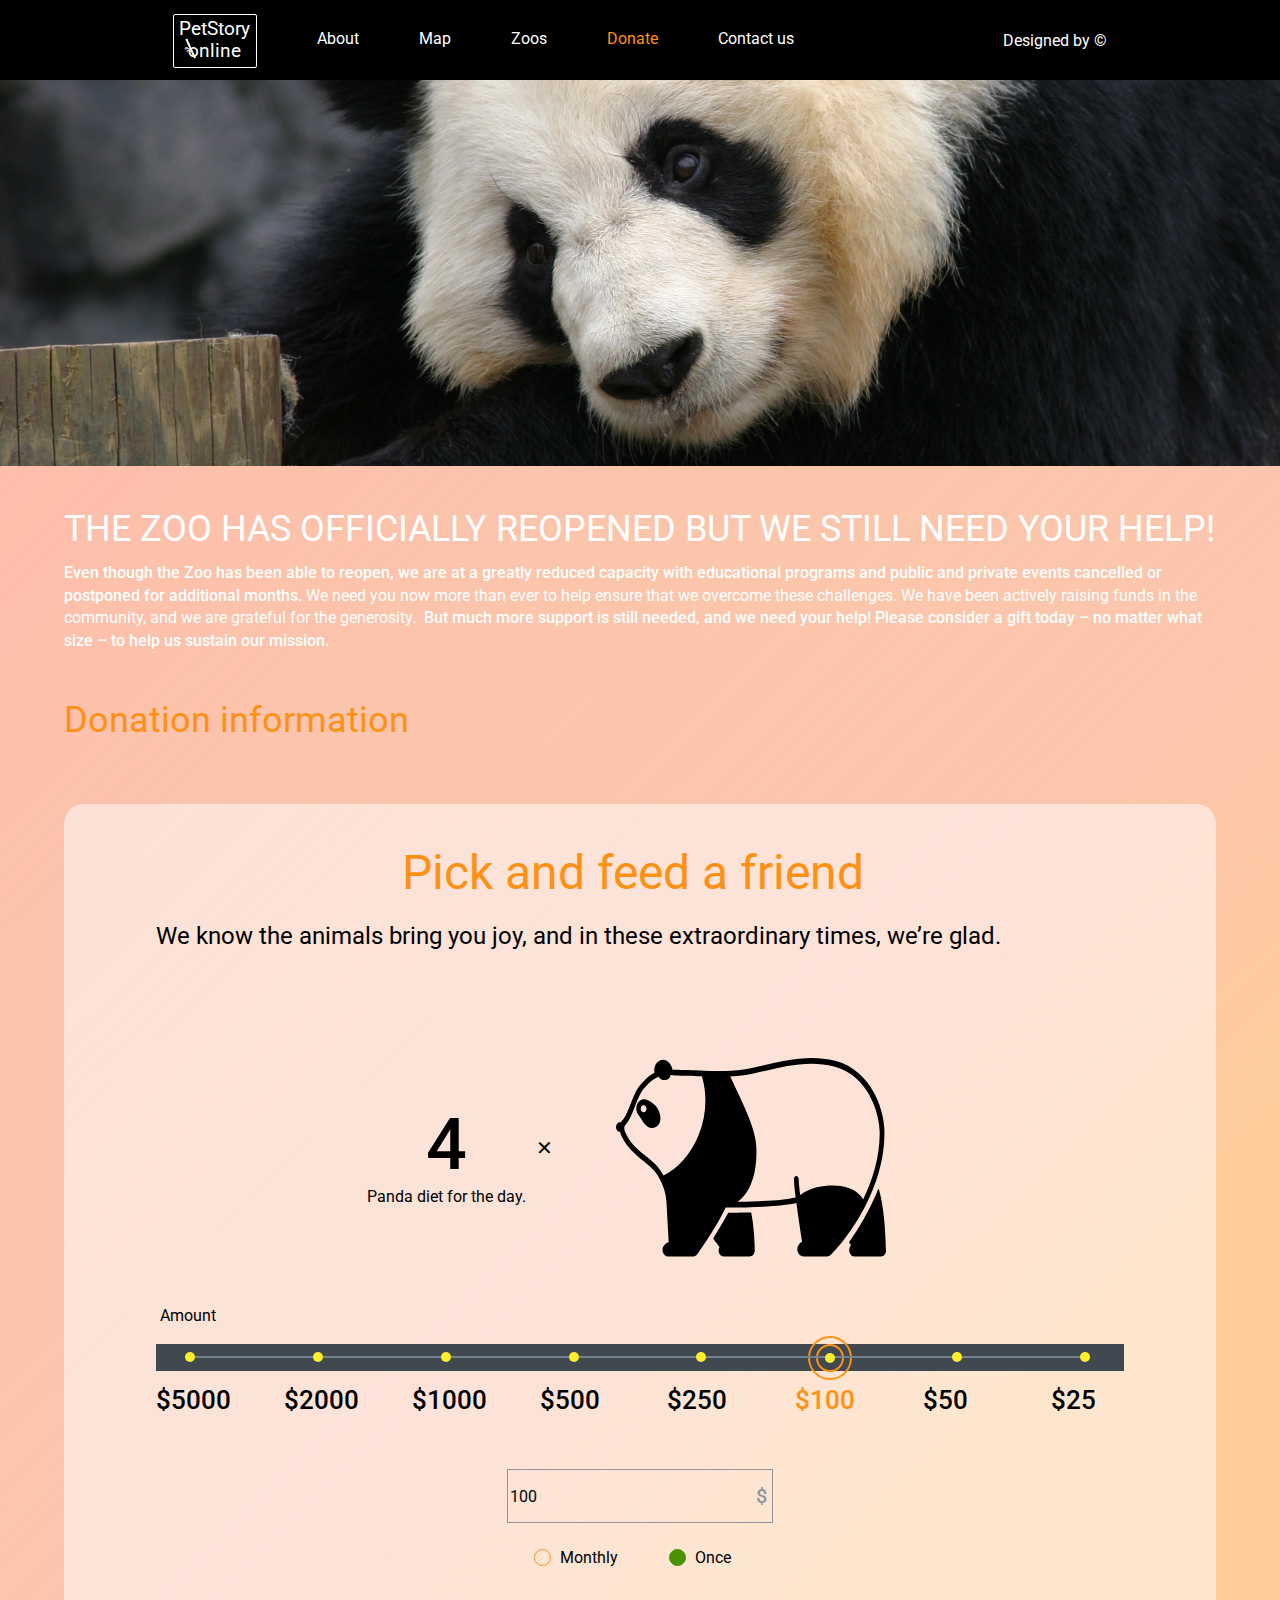
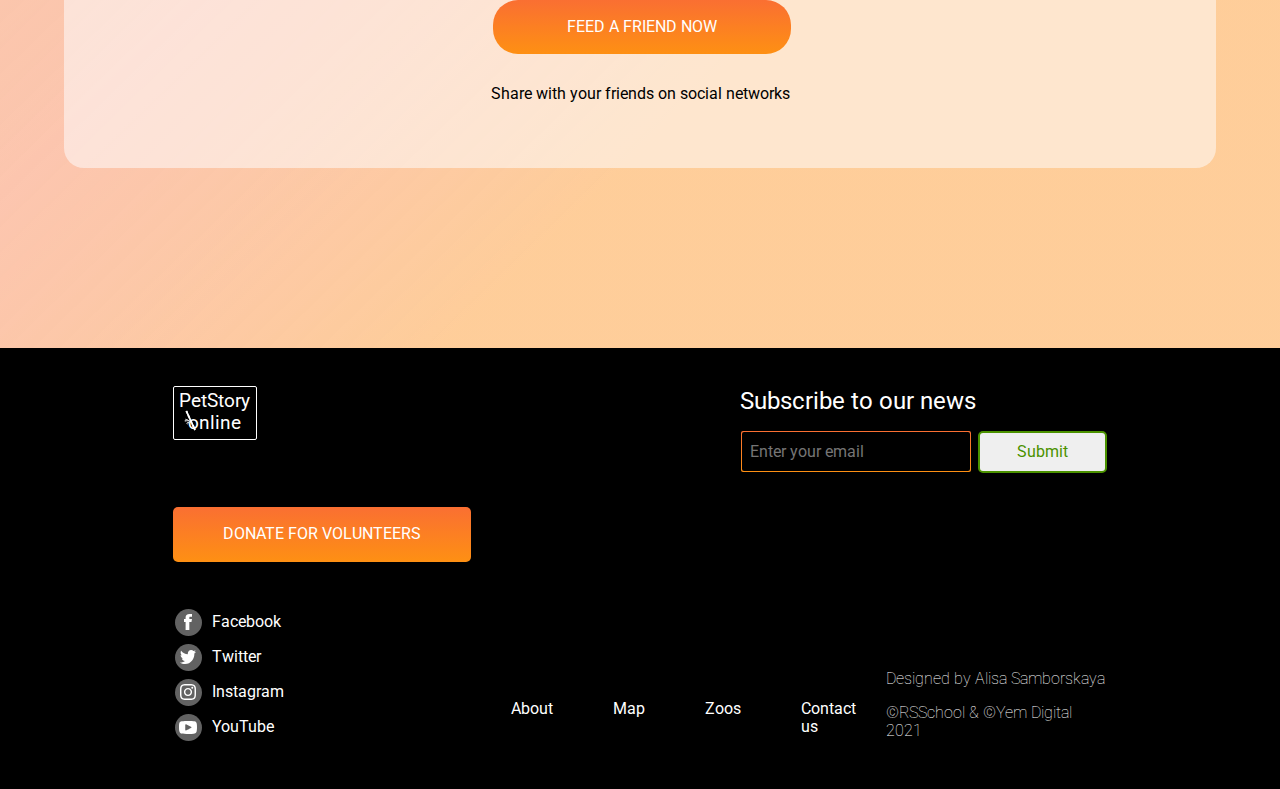
<file: pages/donate/index.html>
<!DOCTYPE html>
<html lang="en">
  <head>
    <meta charset="UTF-8" />
    <meta http-equiv="X-UA-Compatible" content="IE=edge" />
    <meta name="viewport" content="width=device-width, initial-scale=1.0" />
    <link
      href="https://fonts.googleapis.com/css2?family=Roboto:wght@300;400;500;700&display=swap"
      rel="stylesheet"
    />
    <link rel="stylesheet" href="../../assets/styles/normalize.css" />
    <link rel="stylesheet" href="style.css" />
    <link rel="stylesheet" href="style1000.css" />
    <link rel="stylesheet" href="style640.css" />
    <link rel="stylesheet" href="style320.css" />
    <link rel="icon" type="image/x-icon" href="../../assets/icons/favicon.ico" />
    <title>Donate</title>
  </head>

  <body>
    <header class="header">
      <h1 class="header__headering">PetStory Online</h1>
      <div class="header__wrapper">
        <div class="header__left__wrapper">
          <a href="../main">
            <div class="logo__wrapper">
              <p class="logo__text">PetStory online</p>
              <img class="logo__bamboo" src="../../assets/icons/bamboo.svg" alt="" />
            </div>
          </a>
          <nav class="header__nav">
            <ul class="nav__list">
              <li><a class="header__nav__list__item" href="../main/">About</a></li>
              <li><a class="header__nav__list__item" href="#map">Map</a></li>
              <li><a class="header__nav__list__item" href="#zoos">Zoos</a></li>
              <li>
                <a class="header__nav__list__item header__nav__list__item__donate" href="../donate/"
                  >Donate</a
                >
              </li>
              <li><a class="header__nav__list__item" href="#contactUs">Contact us</a></li>
            </ul>
            <img
              class="nav__burger__menu"
              src="../../assets/icons/menu_burger_icon.svg"
              alt="burger-menu"
            />
          </nav>
        </div>
        <a
          class="header__designed-by"
          href="https://www.figma.com/file/ypzT9idgAILaSRVRmDAJxn/online-zoo-3-weeks?node-id=0%3A1"
          target="_blank"
          >Designed by &copy;</a
        >
      </div>
      <div class="nav__burger__menu__overlay">
        <div class="nav__burger__menu__wrapper">
          <button class="nav__burger__menu__close-button">
            <img src="../../assets/icons/close_icon.svg" alt="close popup" />
          </button>
          <a href="../main">
            <div class="logo__wrapper  burger__logo__wrapper">
              <p class="logo__text">PetStory online</p>
              <img class="logo__bamboo" src="../../assets/icons/bamboo.svg" alt="" />
            </div>
          </a>
          <ul class="nav__list_burger">
            <li>
              <a class="header__nav__list__item_burger" href="../main">About</a>
            </li>
            <li><a class="header__nav__list__item_burger" href="#map">Map</a></li>
            <li><a class="header__nav__list__item_burger" href="#zoos">Zoos</a></li>
            <li><a class="header__nav__list__item_burger" href="../donate/">Donate</a></li>
            <li><a class="header__nav__list__item_burger" href="#contactUs">Contact us</a></li>
            <li>
              <a
                class="header__designed-by_burger"
                href="https://www.figma.com/file/ypzT9idgAILaSRVRmDAJxn/online-zoo-3-weeks?node-id=0%3A1"
                target="_blank"
                >Designed by &copy;</a
              >
            </li>
          </ul>
        </div>
      </div>

    </header>
    <main>
      <section class="panda-photo"></section>
      <section class="feed">
        <div class="feed__wrapper">
          <h3 class="feed__title">The zoo has officially reopened but we still need your help!</h3>
          <p class="feed__text">
            Even though the Zoo has been able to reopen, we are at a greatly reduced capacity with
            educational programs and public and private events cancelled or postponed for additional
            months.
            <span
              >We need you now more than ever to help ensure that we overcome these challenges. We
              have been actively raising funds in the community, and we are grateful for the
              generosity.&nbsp;</span
            >&nbsp;But much more support is still needed, and we need your help! Please consider a
            gift today – no matter what size – to help us sustain our mission.
          </p>
          <h3 class="feed__subtitle">Donation information</h3>
          <div class="feed__down__wrapper">
            <h2 class="feed__down__title">Pick and feed a friend</h2>
            <h4 class="feed__down__subtitle">
              We know the animals bring you joy, and in these extraordinary times, we’re glad.
            </h4>
            <div class="feed__down__panda__wrapper">
              <div class="feed__down__panda__left__with-multiply__wrapper">
                <div class="feed__down__panda__left__wrapper">
                  <p class="feed__down__panda__amount">4</p>
                  <p class="feed__down__panda__text">Panda diet for the day.</p>
                </div>
                <p class="feed__down__panda__multiply">&#10005;</p>
              </div>
              <img
                class="feed__down__panda__right"
                src="../../assets/icons/panda_widget1.svg"
                alt="panda"
              />
            </div>
            <p class="feed__down__radio__title">Amount</p>
            <div class="feed__down__radio__wrapper">
              <label class="feed__down__radio__item__wrapper"
                >$5000
                <input
                  class="radio__item__input"
                  type="radio"
                  name="amount"
                  id="5000"
                  value="5000"
                />
                <span class="radio__item__checkmark__wrapper"
                  ><span class="radio__item__checkmark"></span
                ></span>
              </label>
              <label class="feed__down__radio__item__wrapper">
                $2000
                <input
                  class="radio__item__input"
                  type="radio"
                  name="amount"
                  id="2000"
                  value="2000"
                />
                <span class="radio__item__checkmark__wrapper"
                  ><span class="radio__item__checkmark"></span
                ></span>
              </label>
              <label class="feed__down__radio__item__wrapper"
                >$1000
                <input
                  class="radio__item__input"
                  type="radio"
                  name="amount"
                  id="1000"
                  value="1000"
                />
                <span class="radio__item__checkmark__wrapper"
                  ><span class="radio__item__checkmark"></span
                ></span>
              </label>
              <label class="feed__down__radio__item__wrapper"
                >$500
                <input class="radio__item__input" type="radio" name="amount" id="500" value="500" />
                <span class="radio__item__checkmark__wrapper"
                  ><span class="radio__item__checkmark"></span
                ></span>
              </label>
              <label class="feed__down__radio__item__wrapper"
                >$250
                <input class="radio__item__input" type="radio" name="amount" id="250" value="250" />
                <span class="radio__item__checkmark__wrapper"
                  ><span class="radio__item__checkmark"></span
                ></span>
              </label>
              <label class="feed__down__radio__item__wrapper amount-label_active"
                >$100
                <input
                  class="radio__item__input"
                  type="radio"
                  name="amount"
                  id="100"
                  value="100"
                  checked
                />
                <span class="radio__item__checkmark__wrapper"
                  ><span class="radio__item__checkmark"></span
                ></span>
              </label>
              <label class="feed__down__radio__item__wrapper"
                >$50
                <input class="radio__item__input" type="radio" name="amount" id="50" value="50" />
                <span class="radio__item__checkmark__wrapper"
                  ><span class="radio__item__checkmark"></span
                ></span>
              </label>
              <label class="feed__down__radio__item__wrapper"
                >$25
                <input class="radio__item__input" type="radio" name="amount" id="25" value="25" />
                <span class="radio__item__checkmark__wrapper"
                  ><span class="radio__item__checkmark"></span
                ></span>
              </label>
            </div>
            <div class="feed__amount__inputs__wrapper">
              <input
                id="feed__amount__input__number"
                class="feed__amount__input__number"
                type="number"
                placeholder="Another amount"
                min="1"
                max="9999"
                value="100"
                required
              />
              <span class="feed__amount__input__sign">$</span>
              <div class="period__inputs__wrapper">
                <label class="period__input__wrapper"
                  >Monthly
                  <input type="radio" value="monthly" name="period" />
                  <span class="period__input__checkmark"></span
                ></label>
                <label class="period__input__wrapper"
                  >Once
                  <input type="radio" value="once" name="period" checked />
                  <span class="period__input__checkmark"></span
                ></label>
              </div>
              <div class="feed__button__wrapper">
                <a type="button" class="button feed__button" href="../donate">Feed a friend now</a>
              </div>
              <p class="feed__bottom__text">Share with your friends on social networks</p>
            </div>
          </div>
        </div>
      </section>
    </main>
    <footer class="footer">
      <div class="footer__wrapper">
        <div class="footer__top__wrapper">
          <a href="../main">
            <div class="logo__wrapper">
              <p class="logo__text">PetStory online</p>
              <img class="logo__bamboo" src="../../assets/icons/bamboo.svg" alt="" />
            </div>
          </a>
          <div class="footer__subscription__wrapper">
            <h4 class="footer__subscription__title">Subscribe to our news</h4>
            <div class="footer__email__wrapper">
              <input class="footer__email" type="email" placeholder="Enter your email" required />
            </div>
            <button class="footer__button__submit">Submit</button>
          </div>
        </div>
        <div class="footer__bottom__wrapper">
          <div class="footer__bottom__left__wrapper">
            <a href="../donate/" class="button footer__bottom__button">Donate for volunteers</a>
            <div class="footer__social__wrapper">
              <a
                class="footer__social__item__button"
                href="https://www.facebook.com/"
                target="_blank"
              >
                <div class="footer__social__item__icon facebook-icon"></div>
                <div class="footer__social__item__name">Facebook</div>
              </a>
              <a class="footer__social__item__button" href="https://twitter.com/" target="_blank">
                <div class="footer__social__item__icon twitter-icon"></div>
                <div class="footer__social__item__name">Twitter</div>
              </a>
              <a
                class="footer__social__item__button"
                href="https://www.instagram.com/"
                target="_blank"
              >
                <div class="footer__social__item__icon instagram-icon"></div>
                <div class="footer__social__item__name">Instagram</div>
              </a>
              <a
                class="footer__social__item__button"
                href="https://www.youtube.com/"
                target="_blank"
              >
                <div class="footer__social__item__icon youtube-icon"></div>
                <div class="footer__social__item__name">YouTube</div>
              </a>
            </div>
          </div>
          <nav class="footer__nav">
            <ul class="nav__list">
              <li><a class="footer__nav__list__item" href="../main">About</a></li>
              <li><a class="footer__nav__list__item" href="#map">Map</a></li>
              <li><a class="footer__nav__list__item" href="#zoos">Zoos</a></li>
              <li><a class="footer__nav__list__item" href="#contactUs">Contact us</a></li>
            </ul>
          </nav>
          <div class="footer__designed__wrapper">
            <p>Designed by Alisa Samborskaya</p>
            <p>©RSSchool & ©Yem Digital 2021</p>
          </div>
        </div>
      </div>
    </footer>
    <script src="./js/amountPanel.js"></script>
    <script src="../main/js/burgerMenu.js"></script>
  </body>
</html>
</file>
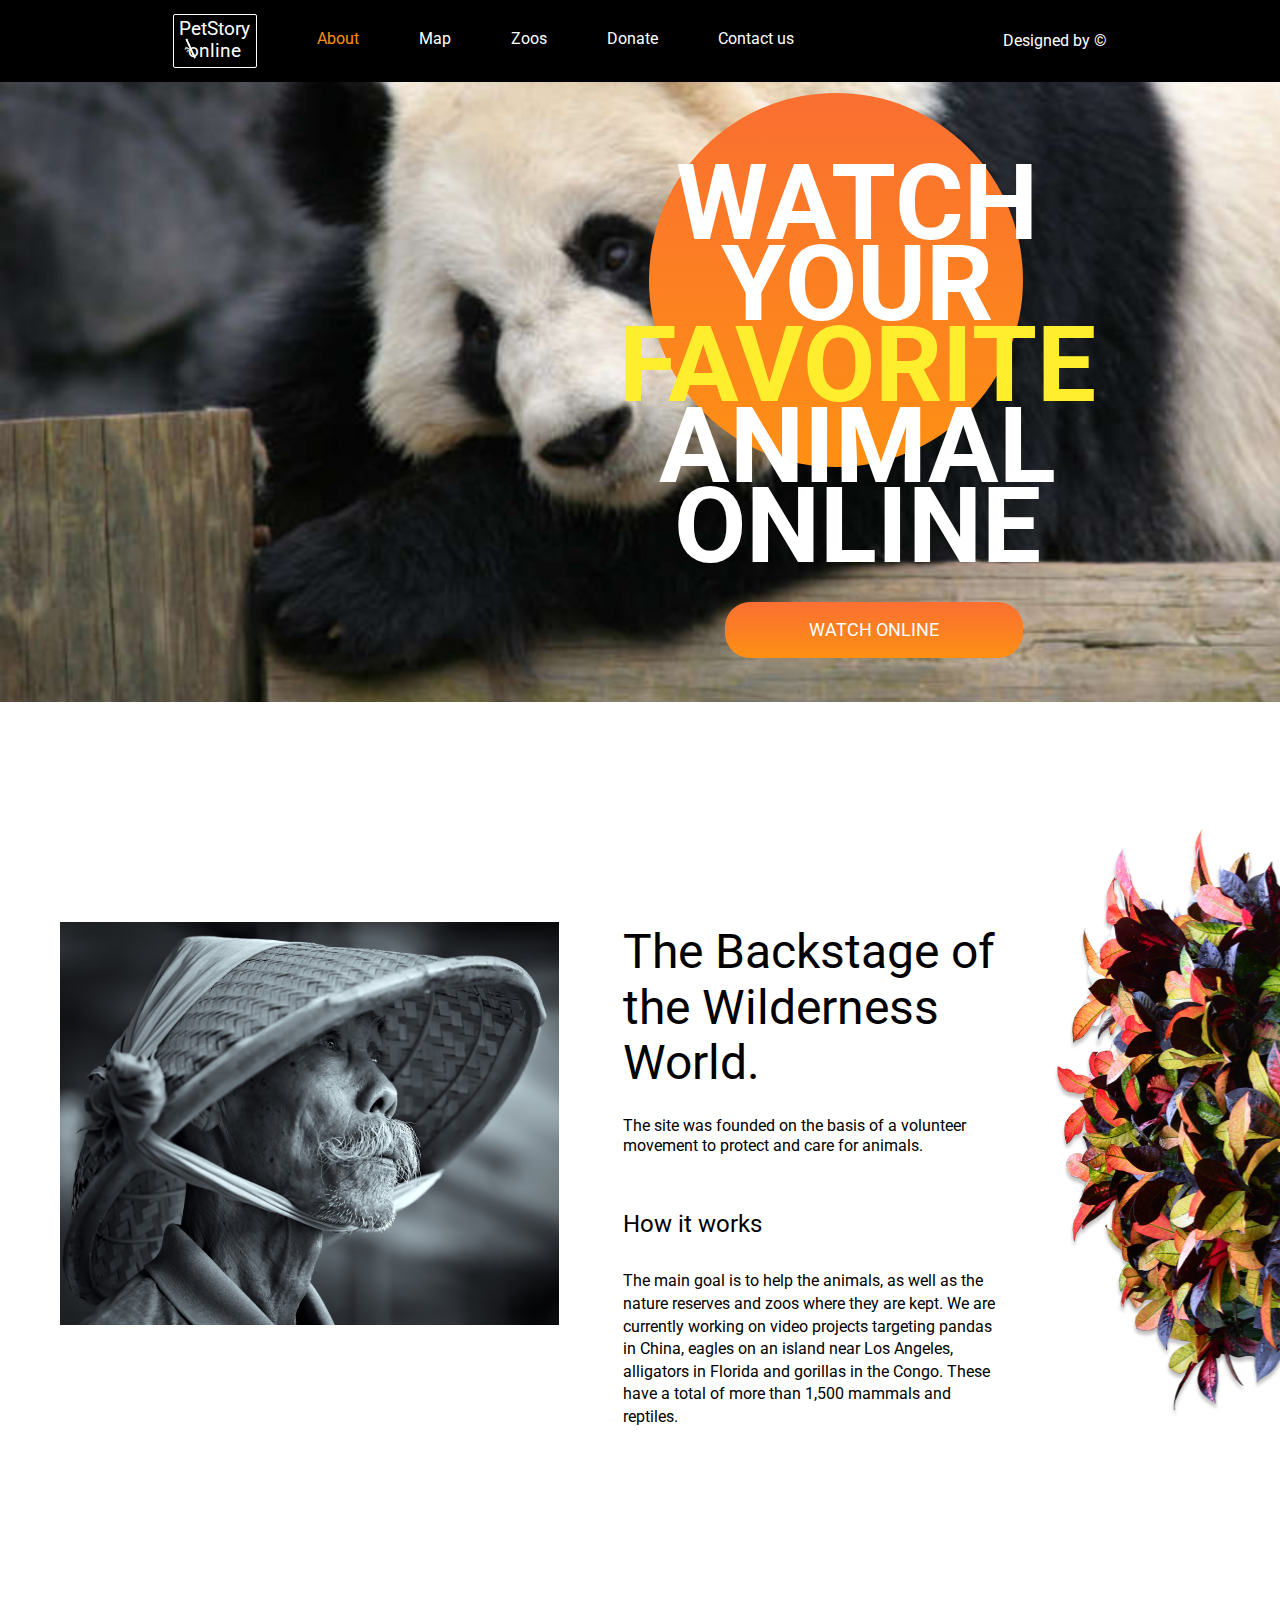
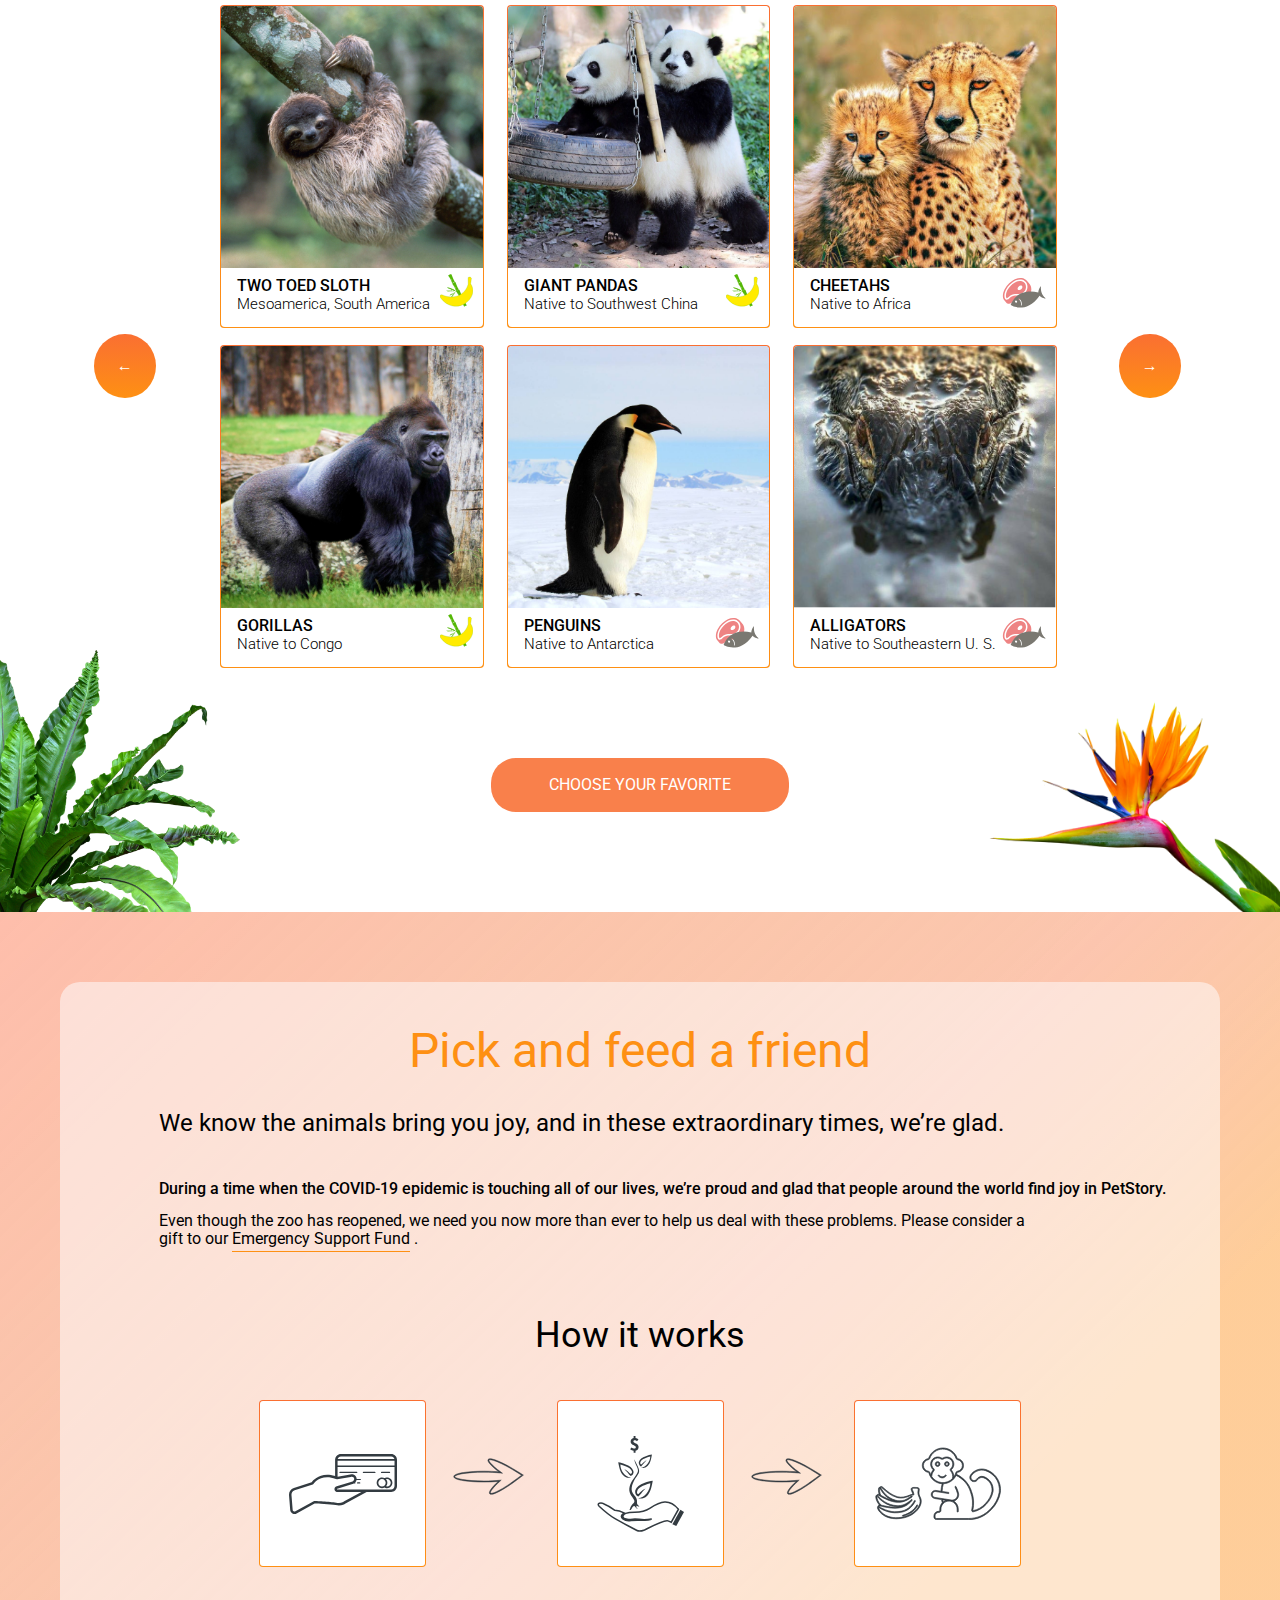
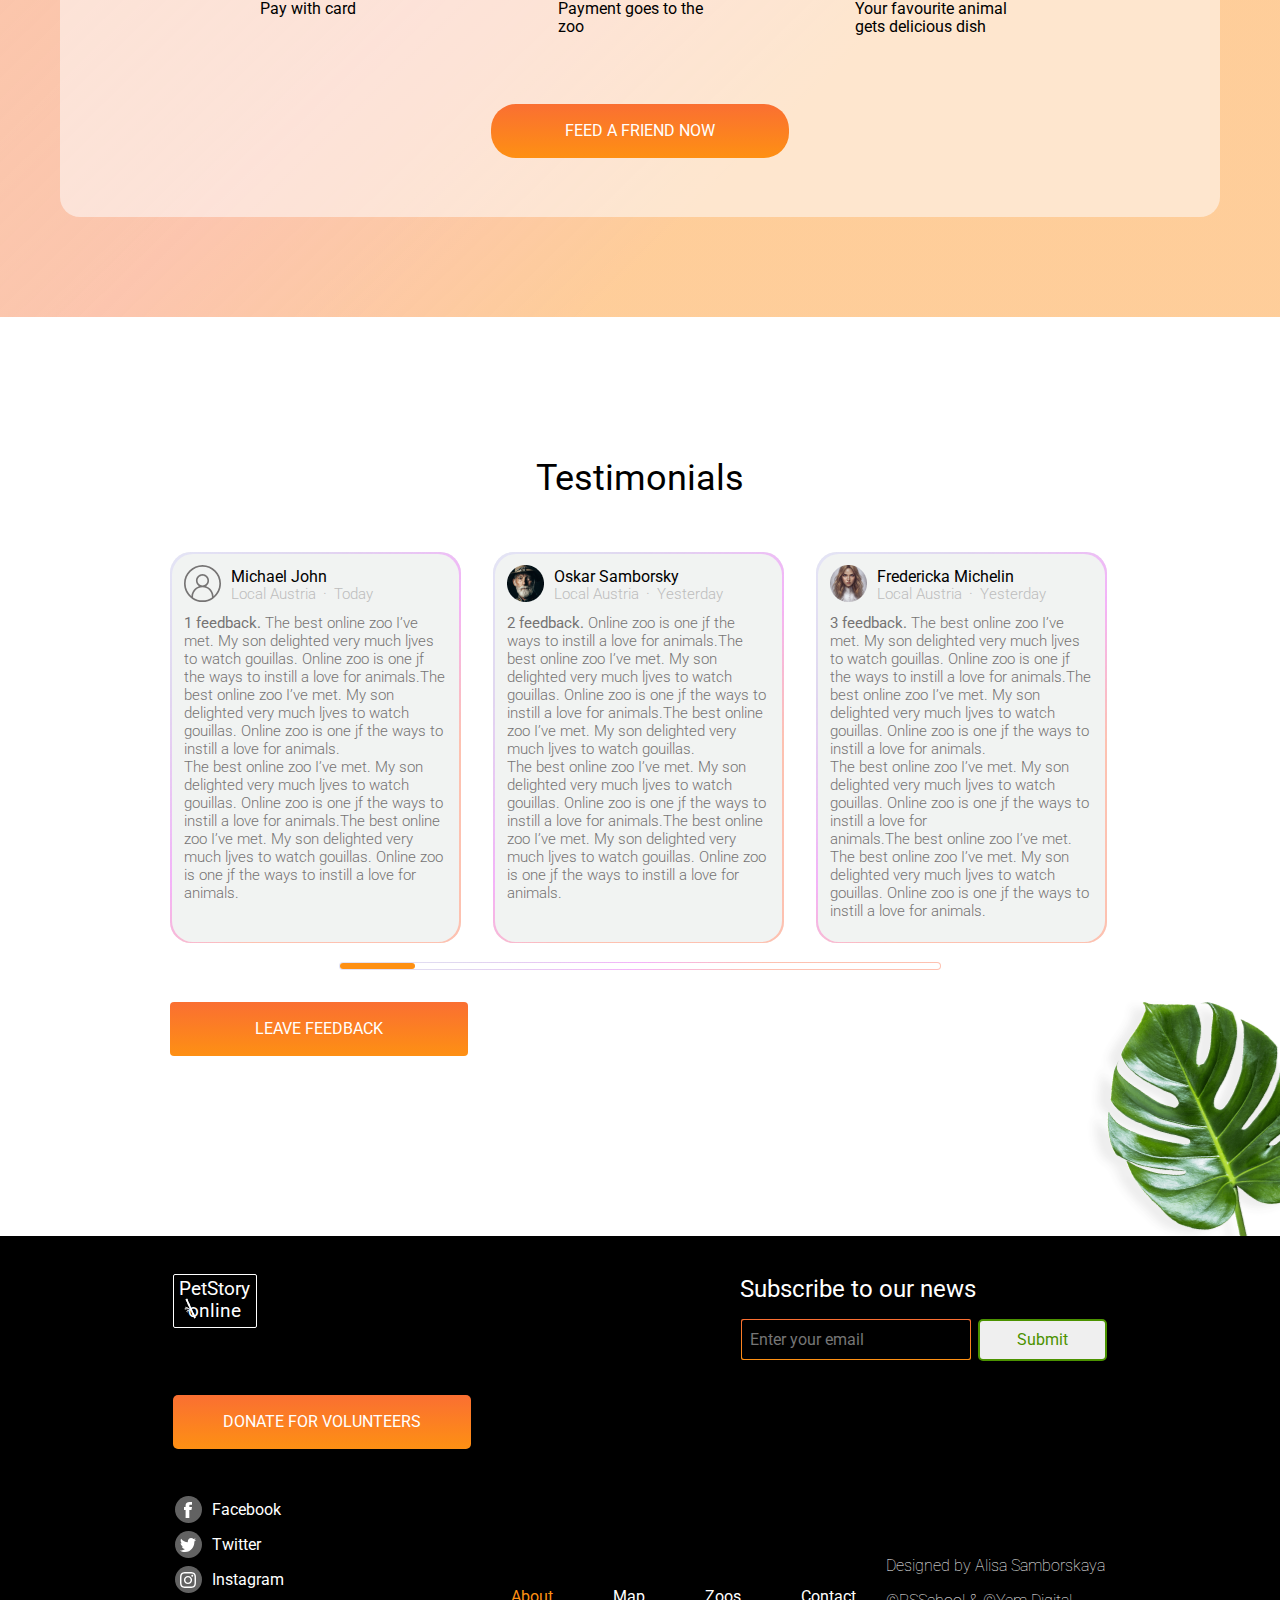
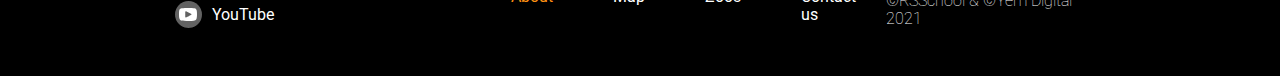
<file: pages/main/index.html>
<!DOCTYPE html>
<html lang="en">
  <head>
    <meta charset="UTF-8" />
    <meta http-equiv="X-UA-Compatible" content="IE=edge" />
    <meta name="viewport" content="width=device-width, initial-scale=1.0" />
    <link
      href="https://fonts.googleapis.com/css2?family=Roboto:wght@300;400;500;700&display=swap"
      rel="stylesheet"
    />
    <link rel="stylesheet" href="../../assets/styles/normalize.css" />
    <link rel="stylesheet" href="style.css" />
    <link rel="stylesheet" href="style1000.css" />
    <link rel="stylesheet" href="style640.css" />
    <link rel="stylesheet" href="style320.css" />
    <link rel="icon" type="image/x-icon" href="../../assets/icons/favicon.ico" />
    <title>Online-zoo</title>
  </head>

  <body>
    <header class="header">
      <h1 class="header__headering">PetStory Online</h1>
      <div class="header__wrapper">
        <div class="header__left__wrapper">
          <a href="../main">
            <div class="logo__wrapper">
              <p class="logo__text">PetStory online</p>
              <img class="logo__bamboo" src="../../assets/icons/bamboo.svg" alt="" />
            </div>
          </a>
          <nav class="header__nav">
            <ul class="nav__list">
              <li>
                <a class="header__nav__list__item header__nav__list__item__about" href="../main"
                  >About</a
                >
              </li>
              <li><a class="header__nav__list__item" href="#map">Map</a></li>
              <li><a class="header__nav__list__item" href="#zoos">Zoos</a></li>
              <li><a class="header__nav__list__item" href="../donate/">Donate</a></li>
              <li><a class="header__nav__list__item" href="#contactUs">Contact us</a></li>
            </ul>
            <img
              class="nav__burger__menu"
              src="../../assets/icons/menu_burger_icon.svg"
              alt="burger-menu"
            />
          </nav>
        </div>
        <a
          class="header__designed-by"
          href="https://www.figma.com/file/ypzT9idgAILaSRVRmDAJxn/online-zoo-3-weeks?node-id=0%3A1"
          target="_blank"
          >Designed by &copy;</a
        >
      </div>
      <div class="nav__burger__menu__overlay">
        <div class="nav__burger__menu__wrapper">
          <button class="nav__burger__menu__close-button">
            <img src="../../assets/icons/close_icon.svg" alt="close popup" />
          </button>
          <a href="../main">
            <div class="logo__wrapper  burger__logo__wrapper">
              <p class="logo__text">PetStory online</p>
              <img class="logo__bamboo" src="../../assets/icons/bamboo.svg" alt="" />
            </div>
          </a>
          <ul class="nav__list_burger">
            <li>
              <a class="header__nav__list__item_burger" href="../main">About</a>
            </li>
            <li><a class="header__nav__list__item_burger" href="#map">Map</a></li>
            <li><a class="header__nav__list__item_burger" href="#zoos">Zoos</a></li>
            <li><a class="header__nav__list__item_burger" href="../donate/">Donate</a></li>
            <li><a class="header__nav__list__item_burger" href="#contactUs">Contact us</a></li>
            <li>
              <a
                class="header__designed-by_burger"
                href="https://www.figma.com/file/ypzT9idgAILaSRVRmDAJxn/online-zoo-3-weeks?node-id=0%3A1"
                target="_blank"
                >Designed by &copy;</a
              >
            </li>
          </ul>
        </div>
      </div>
    </header>
    <main>
      <section class="watch-online" id="about">
        <div class="watch-online__wrapper">
          <div class="watch-online__circle"></div>
          <div class="watch-online__title">Watch your <span>favorite</span> animal online</div>
          <button class="button watch-online__button">Watch online</button>
        </div>
      </section>
      <section class="backstage">
        <div class="backstage__wrapper">
          <div class="backstage__image__wrapper">
            <img class="backstage__image" src="../../assets/images/bamboo-cap.jpg" />
          </div>
          <div class="backstage__right">
            <h2 class="backstage__right__title">The Backstage of the Wilderness World.</h2>
            <p class="backstage__right__text">
              The site was founded on the basis of a volunteer movement to protect and care for
              animals.
            </p>
            <h4 class="backstage__right__subtitle">How it works</h4>
            <p class="backstage__right__text__bottom">
              The main goal is to help the animals, as well as the nature reserves and zoos where
              they are kept. We are currently working on video projects targeting pandas in China,
              eagles on an island near Los Angeles, alligators in Florida and gorillas in the Congo.
              These have a total of more than 1,500 mammals and reptiles.
            </p>
          </div>
        </div>
      </section>
      <section class="pets">
        <div class="pets__wrapper">
          <div class="pets__items__carousel__wrapper">
            <div class="pets__items__wrapper">
              <div class="pets__item_left">
                <img
                  class="pets__item__image"
                  src="../../assets/images/giant-pandas.png"
                  alt="giant pandas"
                />
                <div class="pets__item__description__wrapper">
                  <div class="pets__item__description__text__wrapper">
                    <h5 class="pets__item__description__title">Giant pandas</h5>
                    <p class="pets__item__description__text__bottom">Native to Southwest China</p>
                  </div>
                  <img
                    class="pets__item__description__food-icon pets__item__description__food-icon_banana"
                    src="../../assets/icons/banana-bamboo_icon.svg"
                    alt="banana-bamboo"
                  />
                </div>
              </div>
              <div class="pets__item_left">
                <img class="pets__item__image" src="../../assets/images/eagles.png" alt="eagles" />
                <div class="pets__item__description__wrapper">
                  <div class="pets__item__description__text__wrapper">
                    <h5 class="pets__item__description__title">Eagles</h5>
                    <p class="pets__item__description__text__bottom">Native to South America</p>
                  </div>
                  <img
                    class="pets__item__description__food-icon pets__item__description__food-icon_fish"
                    src="../../assets/icons/meet-fish_icon.svg"
                    alt="meet-fish"
                  />
                </div>
              </div>
              <div class="pets__item_left">
                <img
                  class="pets__item__image"
                  src="../../assets/images/gorillas.png"
                  alt="gorillas"
                />
                <div class="pets__item__description__wrapper">
                  <div class="pets__item__description__text__wrapper">
                    <h5 class="pets__item__description__title">Gorillas</h5>
                    <p class="pets__item__description__text__bottom">Native to Congo</p>
                  </div>
                  <img
                    class="pets__item__description__food-icon pets__item__description__food-icon_banana"
                    src="../../assets/icons/banana-bamboo_icon.svg"
                    alt="banana-bamboo"
                  />
                </div>
              </div>
              <div class="pets__item_left">
                <img
                  class="pets__item__image"
                  src="../../assets/images/two-toed-sloth.png"
                  alt="two-toed-sloth"
                />
                <div class="pets__item__description__wrapper">
                  <div class="pets__item__description__text__wrapper">
                    <h5 class="pets__item__description__title">Two toed sloth</h5>
                    <p class="pets__item__description__text__bottom">Mesoamerica, South America</p>
                  </div>
                  <img
                    class="pets__item__description__food-icon pets__item__description__food-icon_banana"
                    src="../../assets/icons/banana-bamboo_icon.svg"
                    alt="banana-bamboo"
                  />
                </div>
              </div>
              <div class="pets__item_left">
                <img
                  class="pets__item__image"
                  src="../../assets/images/cheetahs.png"
                  alt="cheetahs"
                />
                <div class="pets__item__description__wrapper">
                  <div class="pets__item__description__text__wrapper">
                    <h5 class="pets__item__description__title">Cheetahs</h5>
                    <p class="pets__item__description__text__bottom">Native to Africa</p>
                  </div>
                  <img
                    class="pets__item__description__food-icon pets__item__description__food-icon_fish"
                    src="../../assets/icons/meet-fish_icon.svg"
                    alt="meet-fish"
                  />
                </div>
              </div>
              <div class="pets__item_left">
                <img
                  class="pets__item__image"
                  src="../../assets/images/penguins.png"
                  alt="penguins"
                />
                <div class="pets__item__description__wrapper">
                  <div class="pets__item__description__text__wrapper">
                    <h5 class="pets__item__description__title">Penguins</h5>
                    <p class="pets__item__description__text__bottom">Native to Antarctica</p>
                  </div>
                  <img
                    class="pets__item__description__food-icon pets__item__description__food-icon_fish"
                    src="../../assets/icons/meet-fish_icon.svg"
                    alt="meet-fish"
                  />
                </div>
              </div>
              <div class="pets__item_left pets__item_hidden">
                <img
                  class="pets__item__image"
                  src="../../assets/images/alligators.png"
                  alt="alligators"
                />
                <div class="pets__item__description__wrapper">
                  <div class="pets__item__description__text__wrapper">
                    <h5 class="pets__item__description__title">Alligators</h5>
                    <p class="pets__item__description__text__bottom">
                      Native to Southeastern U. S.
                    </p>
                  </div>
                  <img
                    class="pets__item__description__food-icon pets__item__description__food-icon_fish"
                    src="../../assets/icons/meet-fish_icon.svg"
                    alt="meet-fish"
                  />
                </div>
              </div>
            </div>
            <div class="pets__items__wrapper">
              <div class="pets__item">
                <img
                  class="pets__item__image"
                  src="../../assets/images/giant-pandas.png"
                  alt="giant pandas"
                />
                <div class="pets__item__description__wrapper">
                  <div class="pets__item__description__text__wrapper">
                    <h5 class="pets__item__description__title">Giant pandas</h5>
                    <p class="pets__item__description__text__bottom">Native to Southwest China</p>
                  </div>
                  <img
                    class="pets__item__description__food-icon pets__item__description__food-icon_banana"
                    src="../../assets/icons/banana-bamboo_icon.svg"
                    alt="banana-bamboo"
                  />
                </div>
              </div>
              <div class="pets__item">
                <img class="pets__item__image" src="../../assets/images/eagles.png" alt="eagles" />
                <div class="pets__item__description__wrapper">
                  <div class="pets__item__description__text__wrapper">
                    <h5 class="pets__item__description__title">Eagles</h5>
                    <p class="pets__item__description__text__bottom">Native to South America</p>
                  </div>
                  <img
                    class="pets__item__description__food-icon pets__item__description__food-icon_fish"
                    src="../../assets/icons/meet-fish_icon.svg"
                    alt="meet-fish"
                  />
                </div>
              </div>
              <div class="pets__item">
                <img
                  class="pets__item__image"
                  src="../../assets/images/gorillas.png"
                  alt="gorillas"
                />
                <div class="pets__item__description__wrapper">
                  <div class="pets__item__description__text__wrapper">
                    <h5 class="pets__item__description__title">Gorillas</h5>
                    <p class="pets__item__description__text__bottom">Native to Congo</p>
                  </div>
                  <img
                    class="pets__item__description__food-icon pets__item__description__food-icon_banana"
                    src="../../assets/icons/banana-bamboo_icon.svg"
                    alt="banana-bamboo"
                  />
                </div>
              </div>
              <div class="pets__item">
                <img
                  class="pets__item__image"
                  src="../../assets/images/two-toed-sloth.png"
                  alt="two-toed-sloth"
                />
                <div class="pets__item__description__wrapper">
                  <div class="pets__item__description__text__wrapper">
                    <h5 class="pets__item__description__title">Two toed sloth</h5>
                    <p class="pets__item__description__text__bottom">Mesoamerica, South America</p>
                  </div>
                  <img
                    class="pets__item__description__food-icon pets__item__description__food-icon_banana"
                    src="../../assets/icons/banana-bamboo_icon.svg"
                    alt="banana-bamboo"
                  />
                </div>
              </div>
              <div class="pets__item">
                <img
                  class="pets__item__image"
                  src="../../assets/images/cheetahs.png"
                  alt="cheetahs"
                />
                <div class="pets__item__description__wrapper">
                  <div class="pets__item__description__text__wrapper">
                    <h5 class="pets__item__description__title">Cheetahs</h5>
                    <p class="pets__item__description__text__bottom">Native to Africa</p>
                  </div>
                  <img
                    class="pets__item__description__food-icon pets__item__description__food-icon_fish"
                    src="../../assets/icons/meet-fish_icon.svg"
                    alt="meet-fish"
                  />
                </div>
              </div>
              <div class="pets__item">
                <img
                  class="pets__item__image"
                  src="../../assets/images/penguins.png"
                  alt="penguins"
                />
                <div class="pets__item__description__wrapper">
                  <div class="pets__item__description__text__wrapper">
                    <h5 class="pets__item__description__title">Penguins</h5>
                    <p class="pets__item__description__text__bottom">Native to Antarctica</p>
                  </div>
                  <img
                    class="pets__item__description__food-icon pets__item__description__food-icon_fish"
                    src="../../assets/icons/meet-fish_icon.svg"
                    alt="meet-fish"
                  />
                </div>
              </div>
              <div class="pets__item pets__item_hidden">
                <img
                  class="pets__item__image"
                  src="../../assets/images/alligators.png"
                  alt="alligators"
                />
                <div class="pets__item__description__wrapper">
                  <div class="pets__item__description__text__wrapper">
                    <h5 class="pets__item__description__title">Alligators</h5>
                    <p class="pets__item__description__text__bottom">
                      Native to Southeastern U. S.
                    </p>
                  </div>
                  <img
                    class="pets__item__description__food-icon pets__item__description__food-icon_fish"
                    src="../../assets/icons/meet-fish_icon.svg"
                    alt="meet-fish"
                  />
                </div>
              </div>
            </div>
            <div class="pets__items__wrapper">
              <div class="pets__item_right">
                <img
                  class="pets__item__image"
                  src="../../assets/images/giant-pandas.png"
                  alt="giant pandas"
                />
                <div class="pets__item__description__wrapper">
                  <div class="pets__item__description__text__wrapper">
                    <h5 class="pets__item__description__title">Giant pandas</h5>
                    <p class="pets__item__description__text__bottom">Native to Southwest China</p>
                  </div>
                  <img
                    class="pets__item__description__food-icon pets__item__description__food-icon_banana"
                    src="../../assets/icons/banana-bamboo_icon.svg"
                    alt="banana-bamboo"
                  />
                </div>
              </div>
              <div class="pets__item_right">
                <img class="pets__item__image" src="../../assets/images/eagles.png" alt="eagles" />
                <div class="pets__item__description__wrapper">
                  <div class="pets__item__description__text__wrapper">
                    <h5 class="pets__item__description__title">Eagles</h5>
                    <p class="pets__item__description__text__bottom">Native to South America</p>
                  </div>
                  <img
                    class="pets__item__description__food-icon pets__item__description__food-icon_fish"
                    src="../../assets/icons/meet-fish_icon.svg"
                    alt="meet-fish"
                  />
                </div>
              </div>
              <div class="pets__item_right">
                <img
                  class="pets__item__image"
                  src="../../assets/images/gorillas.png"
                  alt="gorillas"
                />
                <div class="pets__item__description__wrapper">
                  <div class="pets__item__description__text__wrapper">
                    <h5 class="pets__item__description__title">Gorillas</h5>
                    <p class="pets__item__description__text__bottom">Native to Congo</p>
                  </div>
                  <img
                    class="pets__item__description__food-icon pets__item__description__food-icon_banana"
                    src="../../assets/icons/banana-bamboo_icon.svg"
                    alt="banana-bamboo"
                  />
                </div>
              </div>
              <div class="pets__item_right">
                <img
                  class="pets__item__image"
                  src="../../assets/images/two-toed-sloth.png"
                  alt="two-toed-sloth"
                />
                <div class="pets__item__description__wrapper">
                  <div class="pets__item__description__text__wrapper">
                    <h5 class="pets__item__description__title">Two toed sloth</h5>
                    <p class="pets__item__description__text__bottom">Mesoamerica, South America</p>
                  </div>
                  <img
                    class="pets__item__description__food-icon pets__item__description__food-icon_banana"
                    src="../../assets/icons/banana-bamboo_icon.svg"
                    alt="banana-bamboo"
                  />
                </div>
              </div>
              <div class="pets__item_right">
                <img
                  class="pets__item__image"
                  src="../../assets/images/cheetahs.png"
                  alt="cheetahs"
                />
                <div class="pets__item__description__wrapper">
                  <div class="pets__item__description__text__wrapper">
                    <h5 class="pets__item__description__title">Cheetahs</h5>
                    <p class="pets__item__description__text__bottom">Native to Africa</p>
                  </div>
                  <img
                    class="pets__item__description__food-icon pets__item__description__food-icon_fish"
                    src="../../assets/icons/meet-fish_icon.svg"
                    alt="meet-fish"
                  />
                </div>
              </div>
              <div class="pets__item_right">
                <img
                  class="pets__item__image"
                  src="../../assets/images/penguins.png"
                  alt="penguins"
                />
                <div class="pets__item__description__wrapper">
                  <div class="pets__item__description__text__wrapper">
                    <h5 class="pets__item__description__title">Penguins</h5>
                    <p class="pets__item__description__text__bottom">Native to Antarctica</p>
                  </div>
                  <img
                    class="pets__item__description__food-icon pets__item__description__food-icon_fish"
                    src="../../assets/icons/meet-fish_icon.svg"
                    alt="meet-fish"
                  />
                </div>
              </div>
              <div class="pets__item_right pets__item_hidden">
                <img
                  class="pets__item__image"
                  src="../../assets/images/alligators.png"
                  alt="alligators"
                />
                <div class="pets__item__description__wrapper">
                  <div class="pets__item__description__text__wrapper">
                    <h5 class="pets__item__description__title">Alligators</h5>
                    <p class="pets__item__description__text__bottom">
                      Native to Southeastern U. S.
                    </p>
                  </div>
                  <img
                    class="pets__item__description__food-icon pets__item__description__food-icon_fish"
                    src="../../assets/icons/meet-fish_icon.svg"
                    alt="meet-fish"
                  />
                </div>
              </div>
            </div>
          </div>
          <button class="button">Choose your favorite</button>
          <div>
            <button id="button__arrow__left" class="button__arrow button__arrow__left">
              &larr;
            </button>
            <button id="button__arrow__right" class="button__arrow button__arrow__right">
              &rarr;
            </button>
          </div>
        </div>
      </section>
      <section class="feed">
        <div class="feed__wrapper">
          <h2 class="feed__title">Pick and feed a friend</h2>
          <div class="feed__text__wrapper">
            <h4 class="feed__subtitle">
              We know the animals bring you joy, and in these extraordinary times, we’re glad.
            </h4>
            <p class="feed__text feed__text_up">
              During a time when the COVID-19 epidemic is touching all of our lives, we’re proud and
              glad that people around the world find joy in PetStory.
            </p>
            <p class="feed__text feed__text_down">
              Even though the zoo has reopened, we need you now more than ever to help us deal with
              these problems. Please consider a gift to our
              <a class="feed__text__link" href="../donate">Emergency Support Fund</a> .
            </p>
          </div>
          <h3 class="feed__second-title">How it works</h3>
          <div class="feed__scheme__wrapper">
            <div class="feed__scheme__item__wrapper">
              <div class="feed__scheme__item">
                <div class="feed__scheme__item__image-wrapper">
                  <img
                    class="feed__scheme__item__image"
                    src="../../assets/icons/pay.svg"
                    alt="pay"
                  />
                </div>
              </div>
              <p class="feed__scheme__item__text">Pay with card</p>
            </div>
            <img class="feed__scheme__item__arrow" src="../../assets/icons/arrow.svg" alt="arrow" />
            <img
              class="feed__scheme__item__arrow__adaptive feed__scheme__item__arrow__left"
              src="../../assets/icons/arrow_green.svg"
              alt="arrow"
            />
            <div class="feed__scheme__item__wrapper">
              <div class="feed__scheme__item">
                <div class="feed__scheme__item__image-wrapper">
                  <img
                    class="feed__scheme__item__image"
                    src="../../assets/icons/zoo.svg"
                    alt="zoo"
                  />
                </div>
              </div>
              <p class="feed__scheme__item__text">Payment goes to the zoo</p>
            </div>
            <img class="feed__scheme__item__arrow" src="../../assets/icons/arrow.svg" alt="arrow" />
            <img
              class="feed__scheme__item__arrow__adaptive feed__scheme__item__arrow__right"
              src="../../assets/icons/arrow_green.svg"
              alt="arrow"
            />
            <div class="feed__scheme__item__wrapper">
              <div class="feed__scheme__item">
                <div class="feed__scheme__item__image-wrapper">
                  <img
                    class="feed__scheme__item__image"
                    src="../../assets/icons/monkey.svg"
                    alt="monkey"
                  />
                </div>
              </div>
              <p class="feed__scheme__item__text">Your favourite animal gets delicious dish</p>
            </div>
          </div>
          <div class="feed__button__wrapper">
            <a type="button" class="button feed__button" href="../donate">Feed a friend now</a>
          </div>
        </div>
      </section>
      <section class="testimonials">
        <div class="testimonials__wrapper">
          <h3 class="testimonials__title">Testimonials</h3>
          <div class="testimonials__items__carousel__wrapper">
            <div class="testimonials__items__wrapper">
              <div class="testimonials__item">
                <div class="testimonials__item__border__wrapper">
                  <div class="testimonials__item__wrapper">
                    <div class="testimonials__item__about-user__wrapper">
                      <img
                        class="testimonials__item__icon"
                        src="../../assets/icons/user1.svg"
                        alt=""
                      />
                      <div class="testimonials__item__title__wrapper">
                        <p class="testimonials__item__title">Michael John</p>
                        <p class="testimonials__item__location-date">
                          <span class="testimonials__item__location">Local Austria</span
                          >&middot;<span class="testimonials__item__date">Today</span>
                        </p>
                      </div>
                    </div>
                    <p class="testimonials__item__text">
                      <b>1 feedback.</b>
                      The best online zoo I’ve met. My son delighted very much ljves to watch
                      gouillas. Online zoo is one jf the ways to instill a love for animals.The best
                      online zoo I’ve met. My son delighted very much ljves to watch gouillas.
                      Online zoo is one jf the ways to instill a love for animals.<br />
                      The best online zoo I’ve met. My son delighted very much ljves to watch
                      gouillas. Online zoo is one jf the ways to instill a love for animals.The best
                      online zoo I’ve met. My son delighted very much ljves to watch gouillas.
                      Online zoo is one jf the ways to instill a love for animals.
                    </p>
                  </div>
                </div>
              </div>
              <div class="testimonials__item">
                <div class="testimonials__item__border__wrapper">
                  <div class="testimonials__item__wrapper">
                    <div class="testimonials__item__about-user__wrapper">
                      <img
                        class="testimonials__item__icon"
                        src="../../assets/images/user2.png"
                        alt=""
                      />
                      <div class="testimonials__item__title__wrapper">
                        <p class="testimonials__item__title">Oskar Samborsky</p>
                        <p class="testimonials__item__location-date">
                          <span class="testimonials__item__location">Local Austria</span
                          >&middot;<span class="testimonials__item__date">Yesterday</span>
                        </p>
                      </div>
                    </div>
                    <p class="testimonials__item__text">
                      <b>2 feedback.</b>
                      Online zoo is one jf the ways to instill a love for animals.The best online
                      zoo I’ve met. My son delighted very much ljves to watch gouillas. Online zoo
                      is one jf the ways to instill a love for animals.The best online zoo I’ve met.
                      My son delighted very much ljves to watch gouillas.<br />
                      The best online zoo I’ve met. My son delighted very much ljves to watch
                      gouillas. Online zoo is one jf the ways to instill a love for animals.The best
                      online zoo I’ve met. My son delighted very much ljves to watch gouillas.
                      Online zoo is one jf the ways to instill a love for animals.
                    </p>
                  </div>
                </div>
              </div>
              <div class="testimonials__item">
                <div class="testimonials__item__border__wrapper">
                  <div class="testimonials__item__wrapper">
                    <div class="testimonials__item__about-user__wrapper">
                      <img
                        class="testimonials__item__icon"
                        src="../../assets/images/user3.png"
                        alt=""
                      />
                      <div class="testimonials__item__title__wrapper">
                        <p class="testimonials__item__title">Fredericka Michelin</p>
                        <p class="testimonials__item__location-date">
                          <span class="testimonials__item__location">Local Austria</span
                          >&middot;<span class="testimonials__item__date">Yesterday</span>
                        </p>
                      </div>
                    </div>
                    <p class="testimonials__item__text">
                      <b>3 feedback.</b>
                      The best online zoo I’ve met. My son delighted very much ljves to watch
                      gouillas. Online zoo is one jf the ways to instill a love for animals.The best
                      online zoo I’ve met. My son delighted very much ljves to watch gouillas.
                      Online zoo is one jf the ways to instill a love for animals.<br />
                      The best online zoo I’ve met. My son delighted very much ljves to watch
                      gouillas. Online zoo is one jf the ways to instill a love for<br />
                      animals.The best online zoo I’ve met.
                      <br />
                      The best online zoo I’ve met. My son delighted very much ljves to watch
                      gouillas. Online zoo is one jf the ways to instill a love for animals.
                    </p>
                  </div>
                </div>
              </div>
              <div class="testimonials__item">
                <div class="testimonials__item__border__wrapper">
                  <div class="testimonials__item__wrapper">
                    <div class="testimonials__item__about-user__wrapper">
                      <img
                        class="testimonials__item__icon"
                        src="../../assets/images/user4.png"
                        alt=""
                      />
                      <div class="testimonials__item__title__wrapper">
                        <p class="testimonials__item__title">Mila Riksha</p>
                        <p class="testimonials__item__location-date">
                          <span class="testimonials__item__location">Local Austria</span
                          >&middot;<span class="testimonials__item__date">Yesterday</span>
                        </p>
                      </div>
                    </div>
                    <p class="testimonials__item__text">
                      <b>4 feedback.</b>
                      My son delighted very much ljves to watch gouillas. Online zoo is one jf the
                      ways to instill a love for animals.The best online zoo I’ve met. My son
                      delighted very much ljves to watch gouillas. Online zoo is one jf the ways to
                      instill a love for animals.The best online zoo I’ve met. My son delighted very
                      much ljves to watch gouillas. Online zoo is one jf the ways to instill a love
                      for animals.The best online zoo I’ve met. My son delighted very much ljves to
                      watch gouillas.<br />
                      The best online zoo I’ve met. My son delighted very much ljves to watch
                      gouillas. Online zoo is one jf the ways to instill a love for animals.The best
                      online zoo I’ve met. My son delighted very much ljves to watch gouillas.
                      Online zoo is one jf the ways to instill a love for animals.
                    </p>
                  </div>
                </div>
              </div>
              <div class="testimonials__item">
                <div class="testimonials__item__border__wrapper">
                  <div class="testimonials__item__wrapper">
                    <div class="testimonials__item__about-user__wrapper">
                      <img
                        class="testimonials__item__icon"
                        src="../../assets/icons/user1.svg"
                        alt=""
                      />
                      <div class="testimonials__item__title__wrapper">
                        <p class="testimonials__item__title">Michael John</p>
                        <p class="testimonials__item__location-date">
                          <span class="testimonials__item__location">Local Austria</span
                          >&middot;<span class="testimonials__item__date">Today</span>
                        </p>
                      </div>
                    </div>
                    <p class="testimonials__item__text">
                      <b>5 feedback.</b>
                      The best online zoo I’ve met. My son delighted very much ljves to watch
                      gouillas. Online zoo is one jf the ways to instill a love for animals.The best
                      online zoo I’ve met. My son delighted very much ljves to watch gouillas.
                      Online zoo is one jf the ways to instill a love for animals.<br />
                      The best online zoo I’ve met. My son delighted very much ljves to watch
                      gouillas. Online zoo is one jf the ways to instill a love for animals.The best
                      online zoo I’ve met. My son delighted very much ljves to watch gouillas.
                      Online zoo is one jf the ways to instill a love for animals.
                    </p>
                  </div>
                </div>
              </div>
              <div class="testimonials__item">
                <div class="testimonials__item__border__wrapper">
                  <div class="testimonials__item__wrapper">
                    <div class="testimonials__item__about-user__wrapper">
                      <img
                        class="testimonials__item__icon"
                        src="../../assets/images/user2.png"
                        alt=""
                      />
                      <div class="testimonials__item__title__wrapper">
                        <p class="testimonials__item__title">Oskar Samborsky</p>
                        <p class="testimonials__item__location-date">
                          <span class="testimonials__item__location">Local Austria</span
                          >&middot;<span class="testimonials__item__date">Yesterday</span>
                        </p>
                      </div>
                    </div>
                    <p class="testimonials__item__text">
                      <b>6 feedback.</b>
                      Online zoo is one jf the ways to instill a love for animals.The best online
                      zoo I’ve met. My son delighted very much ljves to watch gouillas. Online zoo
                      is one jf the ways to instill a love for animals.The best online zoo I’ve met.
                      My son delighted very much ljves to watch gouillas.<br />
                      The best online zoo I’ve met. My son delighted very much ljves to watch
                      gouillas. Online zoo is one jf the ways to instill a love for animals.The best
                      online zoo I’ve met. My son delighted very much ljves to watch gouillas.
                      Online zoo is one jf the ways to instill a love for animals.
                    </p>
                  </div>
                </div>
              </div>
              <div class="testimonials__item">
                <div class="testimonials__item__border__wrapper">
                  <div class="testimonials__item__wrapper">
                    <div class="testimonials__item__about-user__wrapper">
                      <img
                        class="testimonials__item__icon"
                        src="../../assets/images/user3.png"
                        alt=""
                      />
                      <div class="testimonials__item__title__wrapper">
                        <p class="testimonials__item__title">Fredericka Michelin</p>
                        <p class="testimonials__item__location-date">
                          <span class="testimonials__item__location">Local Austria</span
                          >&middot;<span class="testimonials__item__date">Yesterday</span>
                        </p>
                      </div>
                    </div>
                    <p class="testimonials__item__text">
                      <b>7 feedback.</b>
                      The best online zoo I’ve met. My son delighted very much ljves to watch
                      gouillas. Online zoo is one jf the ways to instill a love for animals.The best
                      online zoo I’ve met. My son delighted very much ljves to watch gouillas.
                      Online zoo is one jf the ways to instill a love for animals.<br />
                      The best online zoo I’ve met. My son delighted very much ljves to watch
                      gouillas. Online zoo is one jf the ways to instill a love for<br />
                      animals.The best online zoo I’ve met.
                      <br />
                      The best online zoo I’ve met. My son delighted very much ljves to watch
                      gouillas. Online zoo is one jf the ways to instill a love for animals.
                    </p>
                  </div>
                </div>
              </div>
              <div class="testimonials__item">
                <div class="testimonials__item__border__wrapper">
                  <div class="testimonials__item__wrapper">
                    <div class="testimonials__item__about-user__wrapper">
                      <img
                        class="testimonials__item__icon"
                        src="../../assets/images/user4.png"
                        alt=""
                      />
                      <div class="testimonials__item__title__wrapper">
                        <p class="testimonials__item__title">Mila Riksha</p>
                        <p class="testimonials__item__location-date">
                          <span class="testimonials__item__location">Local Austria</span
                          >&middot;<span class="testimonials__item__date">Yesterday</span>
                        </p>
                      </div>
                    </div>
                    <p class="testimonials__item__text">
                      <b>8 feedback.</b>
                      My son delighted very much ljves to watch gouillas. Online zoo is one jf the
                      ways to instill a love for animals.The best online zoo I’ve met. My son
                      delighted very much ljves to watch gouillas. Online zoo is one jf the ways to
                      instill a love for animals.The best online zoo I’ve met. My son delighted very
                      much ljves to watch gouillas. Online zoo is one jf the ways to instill a love
                      for animals.The best online zoo I’ve met. My son delighted very much ljves to
                      watch gouillas.<br />
                      The best online zoo I’ve met. My son delighted very much ljves to watch
                      gouillas. Online zoo is one jf the ways to instill a love for animals.The best
                      online zoo I’ve met. My son delighted very much ljves to watch gouillas.
                      Online zoo is one jf the ways to instill a love for animals.
                    </p>
                  </div>
                </div>
              </div>
              <div class="testimonials__item">
                <div class="testimonials__item__border__wrapper">
                  <div class="testimonials__item__wrapper">
                    <div class="testimonials__item__about-user__wrapper">
                      <img
                        class="testimonials__item__icon"
                        src="../../assets/icons/user1.svg"
                        alt=""
                      />
                      <div class="testimonials__item__title__wrapper">
                        <p class="testimonials__item__title">Michael John</p>
                        <p class="testimonials__item__location-date">
                          <span class="testimonials__item__location">Local Austria</span
                          >&middot;<span class="testimonials__item__date">Today</span>
                        </p>
                      </div>
                    </div>
                    <p class="testimonials__item__text">
                      <b>9 feedback.</b>
                      The best online zoo I’ve met. My son delighted very much ljves to watch
                      gouillas. Online zoo is one jf the ways to instill a love for animals.The best
                      online zoo I’ve met. My son delighted very much ljves to watch gouillas.
                      Online zoo is one jf the ways to instill a love for animals.<br />
                      The best online zoo I’ve met. My son delighted very much ljves to watch
                      gouillas. Online zoo is one jf the ways to instill a love for animals.The best
                      online zoo I’ve met. My son delighted very much ljves to watch gouillas.
                      Online zoo is one jf the ways to instill a love for animals.
                    </p>
                  </div>
                </div>
              </div>
              <div class="testimonials__item">
                <div class="testimonials__item__border__wrapper">
                  <div class="testimonials__item__wrapper">
                    <div class="testimonials__item__about-user__wrapper">
                      <img
                        class="testimonials__item__icon"
                        src="../../assets/images/user2.png"
                        alt=""
                      />
                      <div class="testimonials__item__title__wrapper">
                        <p class="testimonials__item__title">Oskar Samborsky</p>
                        <p class="testimonials__item__location-date">
                          <span class="testimonials__item__location">Local Austria</span
                          >&middot;<span class="testimonials__item__date">Yesterday</span>
                        </p>
                      </div>
                    </div>
                    <p class="testimonials__item__text">
                      <b>10 feedback.</b>
                      Online zoo is one jf the ways to instill a love for animals.The best online
                      zoo I’ve met. My son delighted very much ljves to watch gouillas. Online zoo
                      is one jf the ways to instill a love for animals.The best online zoo I’ve met.
                      My son delighted very much ljves to watch gouillas.<br />
                      The best online zoo I’ve met. My son delighted very much ljves to watch
                      gouillas. Online zoo is one jf the ways to instill a love for animals.The best
                      online zoo I’ve met. My son delighted very much ljves to watch gouillas.
                      Online zoo is one jf the ways to instill a love for animals.
                    </p>
                  </div>
                </div>
              </div>
              <div class="testimonials__item">
                <div class="testimonials__item__border__wrapper">
                  <div class="testimonials__item__wrapper">
                    <div class="testimonials__item__about-user__wrapper">
                      <img
                        class="testimonials__item__icon"
                        src="../../assets/images/user3.png"
                        alt=""
                      />
                      <div class="testimonials__item__title__wrapper">
                        <p class="testimonials__item__title">Fredericka Michelin</p>
                        <p class="testimonials__item__location-date">
                          <span class="testimonials__item__location">Local Austria</span
                          >&middot;<span class="testimonials__item__date">Yesterday</span>
                        </p>
                      </div>
                    </div>
                    <p class="testimonials__item__text">
                      <b>11 feedback.</b>
                      The best online zoo I’ve met. My son delighted very much ljves to watch
                      gouillas. Online zoo is one jf the ways to instill a love for animals.The best
                      online zoo I’ve met. My son delighted very much ljves to watch gouillas.
                      Online zoo is one jf the ways to instill a love for animals.<br />
                      The best online zoo I’ve met. My son delighted very much ljves to watch
                      gouillas. Online zoo is one jf the ways to instill a love for<br />
                      animals.The best online zoo I’ve met.
                      <br />
                      The best online zoo I’ve met. My son delighted very much ljves to watch
                      gouillas. Online zoo is one jf the ways to instill a love for animals.
                    </p>
                  </div>
                </div>
              </div>
            </div>
          </div>
          <input class="testimonials__scroll" type="range" min="0" max="7" value="0" />
          <button class="button testimonials__button">Leave feedback</button>
          <div class="testimonials__popup__overlay">
            <div class="testimonials__popup">
              <button class="testimonials__popup__close-button">
                <img src="../../assets/icons/close_icon.svg" alt="close popup" />
              </button>
              <div class="testimonials__popup__content"></div>
            </div>
          </div>
        </div>
      </section>
    </main>
    <footer class="footer">
      <div class="footer__wrapper">
        <div class="footer__top__wrapper">
          <a href="../main">
            <div class="logo__wrapper">
              <p class="logo__text">PetStory online</p>
              <img class="logo__bamboo" src="../../assets/icons/bamboo.svg" alt="" />
            </div>
          </a>
          <div class="footer__subscription__wrapper">
            <h4 class="footer__subscription__title">Subscribe to our news</h4>
            <div class="footer__email__wrapper">
              <input class="footer__email" type="email" placeholder="Enter your email" required />
            </div>
            <button class="footer__button__submit">Submit</button>
          </div>
        </div>
        <div class="footer__bottom__wrapper">
          <div class="footer__bottom__left__wrapper">
            <a href="../donate/" class="button footer__bottom__button">Donate for volunteers</a>
            <div class="footer__social__wrapper">
              <a
                class="footer__social__item__button"
                href="https://www.facebook.com/"
                target="_blank"
              >
                <div class="footer__social__item__icon facebook-icon"></div>
                <div class="footer__social__item__name">Facebook</div>
              </a>
              <a class="footer__social__item__button" href="https://twitter.com/" target="_blank">
                <div class="footer__social__item__icon twitter-icon"></div>
                <div class="footer__social__item__name">Twitter</div>
              </a>
              <a
                class="footer__social__item__button"
                href="https://www.instagram.com/"
                target="_blank"
              >
                <div class="footer__social__item__icon instagram-icon"></div>
                <div class="footer__social__item__name">Instagram</div>
              </a>
              <a
                class="footer__social__item__button"
                href="https://www.youtube.com/"
                target="_blank"
              >
                <div class="footer__social__item__icon youtube-icon"></div>
                <div class="footer__social__item__name">YouTube</div>
              </a>
            </div>
          </div>
          <nav class="footer__nav">
            <ul class="nav__list">
              <li>
                <a class="footer__nav__list__item footer__nav__list__item__about" href="../main"
                  >About</a
                >
              </li>
              <li><a class="footer__nav__list__item" href="#map">Map</a></li>
              <li><a class="footer__nav__list__item" href="#zoos">Zoos</a></li>
              <li><a class="footer__nav__list__item" href="#contactUs">Contact us</a></li>
            </ul>
          </nav>
          <div class="footer__designed__wrapper">
            <p>Designed by Alisa Samborskaya</p>
            <p>©RSSchool & ©Yem Digital 2021</p>
          </div>
        </div>
      </div>
    </footer>
    <script src="./js/carouselPets.js"></script>
    <script src="./js/carouselTestimonials.js"></script>
    <script src="./js/popupTestimonials.js"></script>
    <script src="./js/burgerMenu.js"></script>
  </body>
</html>
</file>
<file: pages/donate/style.css>
:root {
  --first-background-color: #000000;
  --second-background-color: #FFFFFF;
  --third-background-color: #404950;
  --first-font-color: #FFFFFF;
  --second-font-color: #FE9013;
  --third-font-color: #BDBDBD;
  --fourth-font-color: #000000;
  --button-color: #F9804B;
  --button-hover-color: #E47209;
  --second-button-color: rgba(196, 196, 196, 0.5);
  --selected-color: #FFEE2E;
  --first-border-color: #FA6F32;
  --second-border-color: #FE9013;
  --simple-orange: #F9804B;
  --gray: #767474;
  --green: #4B9200;
  --rad: #D31414;
  --button-active-color: var(--green);
  --gray-light: #F1F3F2;
  --orange: linear-gradient(var(--first-border-color), var(--second-border-color));
  --orange-gradient: linear-gradient(315.75deg,
      rgba(254, 210, 144, 0.7) 30.06%,
      #febdab 100.95%,
      rgba(254, 210, 144, 0.7) 106.36%),
    linear-gradient(315.75deg,
      rgba(254, 189, 171, 0.74) 30.06%,
      rgba(243, 169, 248, 0.66) 50.74%,
      #e0d8f0 80.49%,
      #eaf7fe 127.9%,
      #eaf7fe 149.54%),
    linear-gradient(315.75deg,
      rgba(254, 189, 171, 0.74) 30.06%,
      rgba(243, 169, 248, 0.66) 50.74%,
      #e0d8f0 80.49%,
      #eaf7fe 127.9%,
      #eaf7fe 149.54%);
  --pink-gradient: linear-gradient(315.75deg,
      rgba(254, 189, 171, 0.74) 30.06%,
      rgba(243, 169, 248, 0.66) 50.74%,
      #E0D8F0 80.49%, #EAF7FE 127.9%,
      #EAF7FE 149.54%), linear-gradient(315.75deg,
      rgba(254, 189, 171, 0.74) 30.06%,
      rgba(243, 169, 248, 0.66) 50.74%,
      #E0D8F0 80.49%, #EAF7FE 127.9%,
      #EAF7FE 149.54%);
}

html {
  scroll-behavior: smooth;
}

body {
  font-family: 'Roboto', sans-serif;
}

ul {
  list-style-type: none;
}

a {
  color: inherit;
  text-decoration: none;
}

h2 {
  font-size: 48px;
  font-weight: 400;
}

h3 {
  font-size: 36px;
  font-weight: 400;
}

h4 {
  font-size: 24px;
  font-weight: 400;
}

button, a {
  cursor: pointer;
}

button:hover, .feed__button:hover, .footer__bottom__button:hover {
  background-color: var(--button-hover-color);
  background: var(--button-hover-color);
}

button:active, .feed__button:active, .footer__bottom__button:active {
  background-color: var(--button-active-color);
  background: var(--button-active-color);
}

.hide {
  display: none !important;
}

.show {
  display: block !important;;
}

.logo__wrapper {
  position: relative;
  width: 82px;
  height: 52px;
  color: var(--first-font-color);
  border: 1px solid var(--first-font-color);
  border-radius: 2px;
}

.logo__text {
  font-size: 19px;
  font-weight: 400;
  text-align: center;
  margin: 3px 0;
}

.logo__bamboo {
  position: absolute;
  top: 23px;
  left: 10px;
}

.button {
  background-color: var(--button-color);
  text-transform: uppercase;
  color: var(--first-font-color);
  border-radius: 25px;
  padding: 18px 0px;
  width: 298px;
  border: none;
}

.header {
  background-color: var(--first-background-color);
  color: var(--first-font-color);
  padding: 14px 0 8px;
}

.header__headering {
  position: absolute;
  left: -99999px;
}

.header__wrapper {
  display: flex;
  justify-content: space-between;
  align-items: center;
  width: 73vw;
  max-width: 1160px;
  margin: 0 auto;
}

.header__left__wrapper {
  display: flex;
  column-gap: 20px;
}

.nav__burger__menu__overlay {
  position: fixed;
  display: none;
  width: 100vw;
  height: 100vh;
  top: 0;
  left: 0;
  right: 0;
  bottom: 0;
  background-color: rgba(0, 0, 0, 0.5);
  z-index: 4;
  cursor: pointer;
}

.nav__burger__menu__wrapper {
  background-color: white;
  color: #333B41;
  padding: 10px;
}

.burger__logo__wrapper {
  height: 27px !important;
  width: 65px !important;
  border: none !important;
  margin-top: -23px !important;
  margin-left: 0px !important;
  margin-bottom: 46px !important;
}

.nav__burger__menu__close-button {
  border: none;
  background: none;
  position: relative;
  left: calc(98vw - 25px);
}
.nav__list_burger {
  display: flex;
  flex-direction: column;
  margin-left: -39px;
  row-gap: 19px;
  margin-bottom: 30px;
}

.nav__burger__menu__wrapper .logo__wrapper {
  color: #FE9013;
}

.nav__burger__menu__wrapper .logo__text {
  border: 1px solid #FE9013 !important;
  border-radius: 2px;
  height: 40px;
  font-size: 15px !important;
}

.nav__burger__menu__wrapper .logo__bamboo {
  filter: invert(75%) sepia(100%) saturate(4402%) hue-rotate(348deg) brightness(99%) contrast(50%);
}


.nav__list {
  display: flex;
  column-gap: 60px;
}

.nav__burger__menu {
  display: none;
}

.header__nav__list__item__donate {
  color: var(--second-border-color);
}

.header__designed-by:hover,
.header__designed-by:active,
.header__nav__list__item:hover,
.header__nav__list__item:active,
.footer__nav__list__item:hover,
.footer__nav__list__item:active {
  color: var(--second-border-color);
}

.panda-photo {
  height: 390px;
  background-image: url('../../assets/images/panda_bg.png');
  background-repeat: no-repeat;
  background-position: 0 0;
  background-size: cover;
}

.feed {
  color: var(--first-font-color);
  padding-top: 7px;
  padding-bottom: 180px;
  background: var(--orange-gradient);
}

.feed__wrapper {
  width: 90vw;
  max-width: 1160px;
  margin: 0 auto;
  box-sizing: border-box;
}

.feed__title {
  text-transform: uppercase;
  margin-bottom: 16px;
}

.feed__text {
  font-weight: 500;
  line-height: 140%;
  margin-top: -4px;
  margin-right: 12px;
}

.feed__text span {
  font-weight: 400;
}

.feed__subtitle {
  color: var(--second-font-color);
  margin-top: 48px;
  margin-bottom: 63px;
}

.feed__down__wrapper {
  width: 90vw;
  max-width: 1160px;
  background-color: rgba(253, 253, 255, 0.52);
  margin: 0 auto;
  border-radius: 20px;
  padding-top: 1px;
  padding-bottom: 49px;
  box-sizing: border-box;
  padding-left: 92px;
  padding-right: 92px;
}

.feed__down__title {
  color: var(--second-font-color);
  text-align: center;
  margin-left: -14px;
}

.feed__down__subtitle {
  margin-top: -17px;
  margin-bottom: 42px;
  color: var(--fourth-font-color);
}

.feed__down__panda__wrapper {
  width: 533px;
  margin: 0 auto;
  color: var(--fourth-font-color);
  display: flex;
  padding-top: 18px;
  justify-content: space-between;
  padding-right: 13px;
  margin-bottom: 50px;
}

.feed__down__panda__left__with-multiply__wrapper {
  display: flex;
  column-gap: 10px;
  align-items: center;
}

.feed__down__panda__left__wrapper {
  display: flex;
  flex-direction: column;
  align-items: center;
  justify-content: center;
  margin-top: 74px;
}

.feed__down__panda__amount {
  font-size: 72px;
  font-weight: 500;
  margin: -15px;
}

.feed__down__panda__multiply {
  font-size: 20px;
  margin-top: 50px;
}

.feed__down__radio__title {
  color: var(--fourth-font-color);
  padding-left: 4px;
  padding-bottom: 3px;
}

.feed__down__radio__wrapper {
  background-color: var(--third-background-color);
  height: 27px;
  display: flex;
  justify-content: space-between;
  position: relative
}

.feed__down__radio__wrapper:after {
  content: "";
  position: absolute;
  height: 2px;
  background-color: #72828E;
  width: 92%;
  top: 12px;
  left: 38px;
  z-index: 0;
}

.feed__down__radio__item__wrapper {
  display: block;
  width: 73px;
  position: relative;
  cursor: pointer;
  -webkit-user-select: none;
  -moz-user-select: none;
  -ms-user-select: none;
  user-select: none;
  color: var(--fourth-font-color);
  font-weight: 500;
  font-size: 26px;
  margin-top: 42px;
}

.feed__down__radio__item__wrapper input {
  margin-top: 5px;
}

.feed__down__radio__item__wrapper input {
  position: absolute;
  opacity: 0;
  cursor: pointer;
}

.radio__item__checkmark__wrapper {
  position: absolute;
  top: -49px;
  left: 14px;
  height: 40px;
  width: 40px;
  border-radius: 50%;
  transition: background .3s;
}

.radio__item__checkmark {
  position: absolute;
  top: 15px;
  left: 15px;
  height: 10px;
  width: 10px;
  background-color: var(--selected-color);
  border-radius: 50%;
  z-index: 2;
}


.feed__down__radio__item__wrapper:hover input~.radio__item__checkmark__wrapper {
  background-color: var(--green);
}

.radio__item__checkmark__wrapper:after {
  content: "";
  position: absolute;
  display: none;
  z-index: 0;
  width: 9px;
  height: 9px;
  border-radius: 50%;
}

.feed__down__radio__item__wrapper input:checked~.radio__item__checkmark__wrapper:after {
  display: block;
  outline-color: var(--second-border-color);
  outline-style: solid;
  outline-width: 2px;
  border: 8px solid transparent;
  border-style: double;
  left: -10px;
  top: -10px;
  width: 24px;
  height: 24px;
  background-color: transparent;
  cursor: pointer;
}

.feed__down__radio__item__wrapper input:checked~.radio__item__checkmark__wrapper .radio__item__checkmark {
  top: 5px;
  left: 5px;
}

.feed__down__radio__item__wrapper .radio__item__checkmark__wrapper:after {
  top: 0px;
  left: 0px;
  width: 9px;
  height: 9px;
  border-radius: 50%;
  background: var(--selected-color);
}


.feed__down__radio__item__wrapper input:checked~.radio__item__checkmark__wrapper {

  outline-color: var(--second-border-color);
  outline-style: solid;
  outline-width: 2px;
  border: 2px solid transparent;
  height: 20px;
  width: 20px;
  top: -40px;
  left: 23px;
}


.amount-label_active {
  color: var(--second-font-color);
}

.feed__amount__inputs__wrapper {
  display: flex;
  flex-direction: column;
  margin-top: 98px;
  position: relative;
}

.feed__amount__input__number {
  margin: 0 auto;
  width: 260px;
  height: 50px;
  border: 1px solid #929699;
  background-color: transparent;
}

.feed__amount__input__number::-webkit-outer-spin-button,
.feed__amount__input__number::-webkit-inner-spin-button {
  -webkit-appearance: none;
  margin: 0;
}

.feed__amount__input__number {
  -moz-appearance: textfield;
}

.feed__amount__input__sign {
  position: absolute;
  color: #929699;
  left: 62%;
  top: 16px;
  font-size: 20px;
  font-weight: 500;
}

.period__inputs__wrapper {
  margin: 0 auto;
  display: flex;
  margin-top: 26px;
  column-gap: 51px;
  padding-right: 15px;
}

.period__input__wrapper {
  display: block;
  position: relative;
  padding-left: 26px;
  margin-bottom: 12px;
  cursor: pointer;
  -webkit-user-select: none;
  -moz-user-select: none;
  -ms-user-select: none;
  user-select: none;
  color: var(--fourth-font-color);
}

.period__input__wrapper input {
  position: absolute;
  opacity: 0;
  cursor: pointer;
}

.period__input__wrapper input:checked~.period__input__checkmark {
  background-color: var(--green);
  border: 1px solid var(--green);
}

.period__input__checkmark {
  position: absolute;
  top: 0;
  left: 0;
  height: 15px;
  width: 15px;
  background-color: transparent;
  border-radius: 50%;
  border: 1px solid var(--second-border-color);
  transition: border .3s;
}

.period__input__wrapper:hover input~.period__input__checkmark {
  border: 1px solid var(--green);
}

.period__input__checkmark:after {
  content: "";
  position: absolute;
  display: none;
}

.period__input__wrapper input:checked~.period__input__checkmark:after {
  display: block;
}

.period__input__wrapper .period__input__checkmark:after {
  top: 9px;
  left: 9px;
  border-radius: 50%;
}

.feed__button__wrapper {
  display: flex;
  justify-content: center;
  margin-top: 20px;
  padding-left: 4px;
}

.feed__button {
  background: var(--orange);
  text-align: center;
}

.feed__bottom__text {
  text-align: center;
  color: var(--fourth-font-color);
  margin-top: 31px;
}

.footer {
  background-color: var(--first-background-color);
  padding-top: 38px;
  padding-bottom: 48px;
  color: var(--first-font-color);
}

.footer__wrapper {
  width: 73vw;
  max-width: 1160px;
  margin: 0 auto;
}

.footer__top__wrapper {
  display: flex;
  justify-content: space-between;
}

.footer__email {
  height: 37px;
  width: 218px;
  border-radius: 2px;
  border: none;
  background: var(--first-background-color);
  padding-left: 8px;
  color: var(--third-font-color);
}

.footer__email__wrapper {
  position: relative;
  z-index: 1;
  display: -webkit-inline-box;
  margin-left: 2px;
  margin-right: 4px;
}

.footer__email__wrapper::after {
  position: absolute;
  top: -1px;
  bottom: -1px;
  left: -1px;
  right: -1px;
  background: var(--orange);
  z-index: -1;
  content: '';
  border-radius: 2px;
}

.footer__button__submit {
  color: var(--green);
  padding: 10px 37px;
  border: 2px solid var(--green);
  border-radius: 5px;
}


.footer__button__submit:hover {
  background-color: var(--second-background-color);
}

.footer__button__submit:active {
  color: var(--rad);
  border-color: var(--rad);
}

.footer__subscription__wrapper {
  width: 367px;
}

.footer__subscription__title {
  margin: 2px 0 15px;
}

.footer__bottom__wrapper {
  display: flex;
}

.footer__bottom__left__wrapper {
  margin-top: 34px;
  row-gap: 47px;
  display: flex;
  flex-direction: column;
}

.footer__bottom__button {
  border-radius: 5px;
  background: var(--orange);
  text-align: center;
}

.footer__social__wrapper {
  display: flex;
  flex-direction: column;
  row-gap: 8px;
  margin-left: 2px;
}

.footer__social__item__button {
  border: none;
  background: transparent;
  color: var(--first-font-color);
  transition: color .3s;
  display: flex;
  align-items: center;
  column-gap: 10px;
}

.footer__social__item__button:hover,
.footer__social__item__button:active {
  background: transparent;
  color: var(--green);
}

.footer__social__item__button:hover .footer__social__item__icon,
.footer__social__item__button:active .footer__social__item__icon {
  background-color: var(--green);
}

.footer__social__item__icon {
  position: relative;
  background-repeat: no-repeat;
  background-color: var(--second-button-color);
  background-position: center;
  border-radius: 50%;
  width: 27px;
  height: 27px;
}

.facebook-icon {
  background-image: url('../../assets/icons/facebook.svg');
}

.twitter-icon {
  background-image: url('../../assets/icons/twitter.svg');
}

.instagram-icon {
  background-image: url('../../assets/icons/instagram.svg');
}

.youtube-icon {
  background-image: url('../../assets/icons/youtube.svg');
}

.footer__nav {
  align-self: end;
  margin-left: 5%;
  margin-bottom: -12px;
}

.footer__nav__list__item__about {
  color: var(--second-border-color);
}

.footer__designed__wrapper {
  font-weight: 100;
  align-self: end;
  margin-left: 14%;
  margin-bottom: -16px;
}
</file>
<file: pages/donate/style1000.css>
@media only screen and (max-width: 1400px) {


  .footer__nav {
    margin-left: 0;
  }

  .footer__designed__wrapper {
    margin-left: 2%;
  }

}


@media only screen and (max-width: 1200px) {

  .header {
    z-index: 4;
    position: relative;
  }

  .header__wrapper {
    width: 94vw;
  }

  .feed__down__radio__wrapper:after {
    width: 91%;
  }

}


@media only screen and (max-width: 1100px) {
  .feed__down__radio__wrapper:after {
    width: 90%;
  }
}


@media only screen and (max-width: 1000px) {

  .panda-photo {
    height: 394px;
    background-position: -179px 0;
  }

  .feed {
    padding-bottom: 31px;
  }

  .feed__wrapper {
    width: 94vw;
  }

  .feed__title {
    margin-bottom: 34px;
    padding-right: 92px;
    line-height: 45px;
  }

  .feed__text {
    margin-right: 7px;
  }

  .feed__down__wrapper {
    width: 94vw;
    padding-left: 48px;
    padding-right: 47px;
    padding-bottom: 32px;
  }

  .feed__down__title {
    margin-top: 20px;
    margin-bottom: 30px;
  }

  .feed__subtitle {
    margin-bottom: 43px;
  }


  .feed__down__radio__title {
    padding-left: 17px;
  }

  .feed__down__radio__wrapper {
    margin-left: 16px;
    margin-right: 16px;
  }

  .feed__down__radio__item__wrapper:first-of-type {
    display: none;
  }

  .feed__down__radio__item__wrapper {
    width: 35px;
  }

  .radio__item__checkmark__wrapper {
    left: -2px;
  }

  .feed__down__radio__wrapper:after {
    width: 96%;
    left: 16px;
  }

  .feed__down__radio__item__wrapper input:checked~.radio__item__checkmark__wrapper {
    left: 5px;
  }

  .feed__amount__input__sign {
    left: 63.5%;
  }

  .nav__list {
    column-gap: 49px;
  }

  .footer__wrapper {
    width: 94vw;
  }

  .footer__subscription__wrapper {
    margin-right: 34px;
  }

  .footer__nav {
    margin-left: -33px;
    width: 43%;
  }

  .footer__designed__wrapper {
    margin-left: 4%;
  }
}

@media only screen and (max-width: 850px) {

  .feed__down__radio__wrapper:after {
    width: 94.5%;
  }

  .footer__bottom__wrapper {
    flex-wrap: wrap;
  }

  .footer__nav .nav__list {
    column-gap: 34px;
  }

  .footer__bottom__left__wrapper {
    flex-direction: row;
    justify-content: space-between;
    width: 92vw;
  }

  .footer__bottom__button {
    height: 18px;
  }

  .footer__social__item__name {
    display: none;
  }

  .footer__nav {
    margin-left: -47px;
    width: 43%;
  }

  .footer__designed__wrapper {
    margin-left: 9%;
  }
}
</file>
<file: pages/donate/style640.css>
@media only screen and (max-width: 640px) {

  .header {
    position: fixed;
    padding: 4px 0px;
  }

  .header__wrapper {
    width: 100vw;
  }

  .header__left__wrapper {
    width: 98vw;
    justify-content: space-between;
  }

  .header .nav__list {
    display: none;
  }

  .nav__burger__menu {
    display: block;
    width: 27px;
    filter: invert(100%) sepia(0%) saturate(0%) hue-rotate(264deg) brightness(106%) contrast(102%);
  }

  .header__designed-by {
    display: none;
  }

  .header .logo__bamboo {
    top: 13px;
    left: 21px;
    height: 11px;
  }

  .header .logo__wrapper {
    height: 23px;
    border: none;
    margin-top: -4px;
    margin-left: 2px;
  }

  header .logo__text {
    font-size: 13px;
  }

  .panda-photo {
    height: 369px;
    background-position: -285px 33px;
    background-size: 219%;
  }


  .feed__wrapper {
    padding-bottom: 15px;
  }

  .feed__title {
    margin-bottom: 20px;
    padding-right: 29px;
    line-height: 31px;
    margin-top: 22px;
    font-size: 24px;
  }

  .feed__subtitle {
    margin-top: 30px;
    margin-bottom: 33px;
  }

  .feed__text {
    margin-right: 0px;
  }

  .feed__down__wrapper {
    padding-top: 11px;
    width: 94vw;
    padding-left: 37px;
    padding-bottom: 16px;
  }

  .feed__down__title {
    margin-left: 9px;
  }

  .feed__down__subtitle {
    margin-top: -5px;
    text-align: center;
    padding-left: 9px;
  }


  .feed__down__panda__wrapper {
    width: 522px;
    padding-top: 8px;
    column-gap: 73px;
  }

  .feed__down__panda__text {
    margin-left: -13px;
    width: 159px;
  }

  .feed__down__radio__title {
    margin-left: -43px;
    margin-top: -7px;
    margin-bottom: 5px;
  }

  .feed__down__radio__item__wrapper {
    width: 46px;
  }

  .feed__down__radio__item__wrapper:nth-of-type(2), .feed__down__radio__item__wrapper:nth-of-type(3) {
    display: none;
  }

  .feed__down__radio__wrapper {
    margin-left: -36px;
    margin-right: -46px;
    padding-left: 21px;
    padding-right: 21px;
  }

  .feed__down__radio__wrapper:after {
    width: 86.5%;
    left: 38px;
  }

  .radio__item__checkmark__wrapper {
    left: 3px;
  }

  .feed__amount__inputs__wrapper {
    padding-left: 8px;
  }

  .feed__amount__input__number {
    width: 174px;
    height: 39px;
  }

  .feed__amount__input__sign {
    top: 11px;
    left: 62.5%;
  }

  .period__inputs__wrapper {
    margin-top: 33px;
  }

  .footer {
    padding-top: 9px;
    padding-bottom: 10px;
  }

  .footer__subscription__wrapper {
    display: none;
  }

  .footer__bottom__left__wrapper {
    width: 94vw;
    align-items: center;
    margin-top: -50px;
  }

  .footer__bottom__button {
    margin-top: 58px;
  }


  .footer__social__wrapper {
    row-gap: 18px;
    margin-left: 2px;
  }

  .footer__nav {
    margin-left: -37px;
    margin-top: 58px;
    width: auto;
  }

  .footer__nav .nav__list {
    column-gap: 37px;
  }

  .footer__designed__wrapper {
    margin-left: 11%;
  }
}

@media only screen and (max-width: 630px) {
  .panda-photo {
    background-size: auto;
  }

  .feed__down__panda__wrapper {
    width: 80%;
    column-gap: 29px;
  }

  .feed__down__panda__right {
    width: 50%;
  }
}

@media only screen and (max-width: 600px) {
  .feed__down__radio__wrapper:after {
    width: 84.5%;
  }
}

@media only screen and (max-width: 530px) {
  .feed__down__radio__wrapper:after {
    width: 82.5%;
  }
}

@media only screen and (max-width: 470px) {
  .feed__down__radio__wrapper:after {
    width: 80.5%;
  }

  .feed__down__radio__item__wrapper {
    font-size: 14px;
  }
}

@media only screen and (max-width: 420px) {
  .feed__down__radio__wrapper:after {
    width: 77.5%;
  }

  .feed__down__panda__wrapper {
    column-gap: 0px;
  }

  .feed__down__panda__left__with-multiply__wrapper {
    column-gap: 0px;
  }
}

@media only screen and (max-width: 360px) {
  .feed__down__radio__wrapper:after {
    width: 73.5%;
  }
}
</file>
<file: pages/donate/style320.css>
@media only screen and (max-width: 320px) {
  .header .logo__wrapper {
    height: 23px;
    border: none;
    margin-top: -4px;
    margin-left: -7px;
  }

  .panda-photo {
    background-size: 241%;
    background-position: -149px 100%;
    height: 222px;
  }

  .feed__title {
    margin-bottom: 17px;
    padding-right: 14px;
  }

  .feed__down__wrapper {
    padding-left: 9px;
    padding-right: 19px;
  }

  .feed__down__title {
    margin-top: 10px;
    margin-bottom: 39px;
    margin-left: 9px;
    font-size: 24px;
  }

  .feed__subtitle {
    font-size: 24px;
    margin-bottom: 27px;
  }

  .feed__down__subtitle {
    margin-top: -26px;
    margin-left: -28px;
    margin-right: -23px;
    font-size: 16px;
    margin-bottom: 8px;
  }


  .feed__down__panda__wrapper {
    width: 100%;
    column-gap: 32px;
    margin-bottom: 8px;
  }

  .feed__down__panda__amount {
    font-size: 40px;
    margin-left: -30px;
  }

  .feed__down__panda__right {
    width: 60%;
  }


  .feed__down__panda__left__wrapper {
    margin-top: 43px;
    row-gap: 7px;
  }

  .feed__down__panda__text {
    margin-left: -8px;
    width: 97px;
    font-size: 9px;
  }

  .feed__down__panda__multiply {
    font-size: 10px;
    margin-top: 21px;
  }

  .feed__down__radio__title {
    padding-left: 34px;
    padding-bottom: 6px;
  }

  .feed__down__radio__wrapper {
    height: 14px;
    margin-left: -8px;
    margin-right: -19px;
    padding-left: 0px;
    padding-right: 0px;
  }

  .radio__item__checkmark__wrapper {
    top: -33px;
  }

  .radio__item__checkmark {
    top: 17px;
    left: 17px;
    height: 5px;
    width: 5px;
  }

  .feed {
    padding-bottom: 6px;
  }

  .feed__down__radio__wrapper:after {
    width: 84.5%;
    left: 8%;
    top: 31%;
    height: 1px;
  }

  .feed__down__radio__item__wrapper {
    margin-top: 20px;
  }

  .feed__down__radio__item__wrapper input:checked~.radio__item__checkmark__wrapper {
    left: 16px;
    top: -18px;
    border: 1px solid transparent;
    height: 7px;
    width: 7px;
    outline-width: 1px;
  }

  .feed__down__radio__item__wrapper input:checked~.radio__item__checkmark__wrapper .radio__item__checkmark {
    top: 0px;
    left: 1px;
  }

  .feed__down__radio__item__wrapper input:checked~.radio__item__checkmark__wrapper:after {
    outline-width: 1px;
    left: -6px;
    top: -7px;
    width: 4px;
    height: 4px;
  }

  .feed__amount__inputs__wrapper {
    margin-top: 47px;
  }

  .feed__amount__input__sign {
    left: 77.5%;
  }

  .period__inputs__wrapper {
    margin-top: 27px;
  }

  .feed__button__wrapper {
    width: 112%;
    margin-top: 17px;
    padding-left: 0px;
    margin-left: -15px;
  }

  .feed__button__wrapper {
    display: flex;
    justify-content: center;
    margin-top: 17px;
    padding-left: 0px;
  }

  .feed__bottom__text {
    width: 114%;
    margin-left: -16px;
    margin-bottom: 6px;
  }

  .footer .logo__wrapper {
    border: none;
    margin-left: 86px;
    margin-top: 10px;
    width: 128px;
  }

  footer .logo__bamboo {
    top: 0px;
    left: 73px;
  }

  .footer__bottom__button {
    margin-top: 0px;
  }

  .footer__bottom__left__wrapper {
    margin-top: 1px;
    flex-direction: column-reverse;
    row-gap: 31px;
    order: 1;
  }

  .footer__social__wrapper {
    column-gap: 29px;
    flex-direction: row;
  }

  .footer__nav .nav__list {
    column-gap: 33px;
  }

  .footer__nav {
    margin-left: -34px;
    margin-top: 17px;
    order: 3;
  }

  .footer__designed__wrapper {
    margin-left: 28%;
    font-size: 15px;
    margin-top: 13px;
    order: 2;
  }

  .footer {
    padding-bottom: 19px;
  }
}
</file>
<file: pages/main/style.css>
:root {
  --first-background-color: #000000;
  --second-background-color: #FFFFFF;
  --first-font-color: #FFFFFF;
  --second-font-color: #FE9013;
  --third-font-color: #BDBDBD;
  --button-color: #F9804B;
  --button-hover-color: #E47209;
  --second-button-color: rgba(196, 196, 196, 0.5);
  --selected-color: #FFEE2E;
  --first-border-color: #FA6F32;
  --second-border-color: #FE9013;
  --simple-orange: #F9804B;
  --gray: #767474;
  --green: #4B9200;
  --rad: #D31414;
  --button-active-color: var(--green);
  --gray-light: #F1F3F2;
  --orange: linear-gradient(var(--first-border-color), var(--second-border-color));
  --orange-gradient: linear-gradient(315.75deg,
      rgba(254, 210, 144, 0.7) 30.06%,
      #febdab 100.95%,
      rgba(254, 210, 144, 0.7) 106.36%),
    linear-gradient(315.75deg,
      rgba(254, 189, 171, 0.74) 30.06%,
      rgba(243, 169, 248, 0.66) 50.74%,
      #e0d8f0 80.49%,
      #eaf7fe 127.9%,
      #eaf7fe 149.54%),
    linear-gradient(315.75deg,
      rgba(254, 189, 171, 0.74) 30.06%,
      rgba(243, 169, 248, 0.66) 50.74%,
      #e0d8f0 80.49%,
      #eaf7fe 127.9%,
      #eaf7fe 149.54%);
  --pink-gradient: linear-gradient(315.75deg,
      rgba(254, 189, 171, 0.74) 30.06%,
      rgba(243, 169, 248, 0.66) 50.74%,
      #E0D8F0 80.49%, #EAF7FE 127.9%,
      #EAF7FE 149.54%), linear-gradient(315.75deg,
      rgba(254, 189, 171, 0.74) 30.06%,
      rgba(243, 169, 248, 0.66) 50.74%,
      #E0D8F0 80.49%, #EAF7FE 127.9%,
      #EAF7FE 149.54%);
}

html {
  scroll-behavior: smooth;
  overflow-x: hidden;
}

body {
  font-family: 'Roboto', sans-serif;
  overflow-x: hidden;
}

ul {
  list-style-type: none;
}

a {
  color: inherit;
  text-decoration: none;
}

h2 {
  font-size: 48px;
  font-weight: 400;
}

h3 {
  font-size: 36px;
  font-weight: 400;
}

h4 {
  font-size: 24px;
  font-weight: 400;
}

button, a {
  cursor: pointer;
}

button:hover, .feed__button:hover, .footer__bottom__button:hover {
  background-color: var(--button-hover-color);
  background: var(--button-hover-color);
}

button:active, .feed__button:active, .footer__bottom__button:active {
  background-color: var(--button-active-color);
  background: var(--button-active-color);
}

.hide {
  display: none !important;
}

.show {
  display: block;
}

.logo__wrapper {
  position: relative;
  width: 82px;
  height: 52px;
  color: var(--first-font-color);
  border: 1px solid var(--first-font-color);
  border-radius: 2px;
}

.logo__text {
  font-size: 19px;
  font-weight: 400;
  text-align: center;
  margin: 3px 0;
}

.logo__bamboo {
  position: absolute;
  top: 23px;
  left: 10px;
}

.button {
  background-color: var(--button-color);
  text-transform: uppercase;
  color: var(--first-font-color);
  border-radius: 25px;
  padding: 18px 0px;
  width: 298px;
  border: none;
}

.header {
  background-color: var(--first-background-color);
  color: var(--first-font-color);
  padding: 14px 0;
}

.header__headering {
  position: absolute;
  left: -99999px;
}

.header__wrapper {
  display: flex;
  justify-content: space-between;
  align-items: center;
  width: 73vw;
  max-width: 1160px;
  margin: 0 auto;
}

.header__left__wrapper {
  display: flex;
  column-gap: 20px;
}

.nav__list {
  display: flex;
  column-gap: 60px;
}

.nav__burger__menu {
  display: none;
}

.nav__burger__menu__overlay {
  position: fixed;
  display: none;
  width: 100vw;
  height: 100vh;
  top: 0;
  left: 0;
  right: 0;
  bottom: 0;
  background-color: rgba(0, 0, 0, 0.5);
  z-index: 4;
  cursor: pointer;
}

.nav__burger__menu__wrapper {
  background-color: white;
  color: #333B41;
  padding: 10px;
}

.burger__logo__wrapper {
  height: 27px !important;
  width: 65px !important;
  border: none !important;
  margin-top: -23px !important;
  margin-left: 0px !important;
  margin-bottom: 46px !important;
}

.nav__burger__menu__close-button {
  border: none;
  background: none;
  position: relative;
  left: calc(98vw - 25px);
}

.nav__list_burger {
  display: flex;
  flex-direction: column;
  margin-left: -39px;
  row-gap: 19px;
  margin-bottom: 30px;
}

.nav__burger__menu__wrapper .logo__wrapper {
  color: #FE9013;
}

.nav__burger__menu__wrapper .logo__text {
  border: 1px solid #FE9013 !important;
  border-radius: 2px;
  height: 40px;
  font-size: 15px !important;
}

.nav__burger__menu__wrapper .logo__bamboo {
  filter: invert(75%) sepia(100%) saturate(4402%) hue-rotate(348deg) brightness(99%) contrast(50%);
}

.header__nav__list__item__about {
  color: var(--second-border-color);
}

.header__designed-by:hover,
.header__designed-by:active,
.header__nav__list__item:hover,
.header__nav__list__item:active,
.footer__nav__list__item:hover,
.footer__nav__list__item:active {
  color: var(--second-border-color);
}

.watch-online {
  height: 700px;
  background-image: url('../../assets/images/giant-panda.jpg');
  background-repeat: no-repeat;
  background-position: 0 -80px;
  background-size: cover;
  color: var(--first-font-color);
}

.watch-online__wrapper {
  position: relative;
  width: 73vw;
  max-width: 1160px;
  height: 73vw;
  max-height: 1160px;
  margin: 0 auto;
  font-size: 17.5px;
}

.watch-online__circle {
  position: absolute;
  right: 9%;
  top: 11px;
  background: var(--orange);
  height: 40%;
  width: 40%;
  border-radius: 50%;
}

.watch-online__title {
  position: absolute;
  right: 0%;
  top: 82px;
  text-transform: uppercase;
  width: 500px;
  font-size: 6em;
  font-weight: 700;
  text-align: center;
  line-height: 77%;
}

.watch-online__title span {
  color: var(--selected-color);
}

.watch-online__button {
  position: absolute;
  right: 9%;
  top: calc(30% + 188px);
  background: var(--orange);
}

.backstage {
  padding-top: 140px;
  padding-bottom: 100px;
  background-image: url('../../assets/images/flower_foto1.png');
  background-repeat: no-repeat;
  background-position-y: 24%;
  background-position-x: 107.5%;
}

.backstage__wrapper {
  display: flex;
  column-gap: 5vw;
  width: 73vw;
  max-width: 1160px;
  margin: 0 auto;
}

.backstage__image__wrapper {
  width: 39vw;
  height: 403px;
  overflow: hidden;
  position: relative;
}

.backstage__image {
  width: 609px;
  height: 403px;
  position: absolute;
}

.backstage__right {
  margin-top: -38px;
  width: 30vw;
}

.backstage__right__title {
  margin-bottom: 25px;
  line-height: 116%;
}

.backstage__right__text {
  line-height: 125%;
}

.backstage__right__subtitle {
  margin-top: 55px;
}

.backstage__right__text__bottom {
  line-height: 141%;
}

.pets {
  margin-top: 62px;
  padding-bottom: 20px;
  background-image: url('../../assets/images/palm_foto.png'), url('../../assets/images/strelitzia1.png');
  background-position: -82% 100%, 100% 100%;
  background-repeat: no-repeat, no-repeat;
}

.pets__wrapper {
  position: relative;
  width: 88%;
  max-width: 1400px;
  margin: 0 auto;
  display: flex;
  flex-direction: column;
  align-items: center;
  row-gap: 80px;
}

.pets__items__carousel__wrapper {
  display: flex;
  width: 300vw;
  left: 0;
  position: relative;
}

.pets__items__wrapper {
  display: grid;
  grid-template-columns: 1fr 1fr 1fr;
  column-gap: 3%;
  row-gap: 3%;
  width: 82%;
  margin: 0 auto;
  margin-bottom: 30px;
  padding-left: 221px;
  padding-right: 224px;
}

.pets__item, .pets__item_right, .pets__item_left {
  position: relative;
  border-radius: 4px;
  background: var(--second-background-color);
  background-clip: padding-box;
}

.pets__item::after, .pets__item_right::after, .pets__item_left::after {
  position: absolute;
  top: -1px;
  bottom: -1px;
  left: -1px;
  right: -1px;
  background: var(--orange);
  content: '';
  z-index: -1;
  border-radius: 4px;
}

.pets__item__image {
  position: relative;
  width: 100%;
  border-radius: 4px 4px 0 0;
}

/* 
.pets__item:hover .pets__item__image {
  width: 386px;
  height: 386px;
  top: -10px;
  left: -10px;
  position: absolute;
  border-radius: 5px;
}

.pets__item:hover {
  position: relative;
} */

.pets__item_hidden {
  display: none;
}

.carousel_left {
  left: 100vw;
  transition: left 2s;
}


.carousel_right {
  left: -100vw;
  transition: left 2s;
}


.button__arrow_disabled,
.button__arrow_disabled:focus,
.button__arrow_disabled:hover,
.button__arrow_disabled:active {
  background-color: gray !important;
}

/* .pets__item:hover .pets__item__description__wrapper {
  top: 350px;
  right: center;
  position: absolute;
  background-color: var(--gray);
  border: 2px solid var(--first-font-color);
  border-radius: 5px;
  color: var(--first-font-color);
} */

.pets__item__description__wrapper {
  display: flex;
  justify-content: space-between;
  margin-bottom: 14px;
  transition-duration: 1s;
}

.pets__item__description__title {
  text-transform: uppercase;
  font-weight: 500;
  font-size: 16px;
  margin: 5px 0 0 16px;
}

.pets__item__description__text__bottom {
  font-weight: 300;
  font-size: 15px;
  margin: 0 0 0 16px;
}

.pets__item__description__food-icon {
  margin-right: 10px;
}

.button__arrow {
  position: absolute;
  top: 37%;
  background: var(--orange);
  color: var(--first-font-color);
  border-radius: 50%;
  padding: 23px;
  border: none;
}

.button__arrow__left {
  right: 93%;
}

.button__arrow__right {
  right: 3%;
}

.feed {
  padding-top: 70px;
  padding-bottom: 100px;
  background: var(--orange-gradient);
}

.feed__wrapper {
  width: 73vw;
  max-width: 1160px;
  background-color: rgba(253, 253, 255, 0.52);
  margin: 0 auto;
  border-radius: 20px;
  padding-top: 1px;
  padding-bottom: 59px;
  box-sizing: border-box;
}

.feed__title {
  color: var(--second-font-color);
  text-align: center;
}

.feed__text__wrapper {
  padding: 0 54px 10px 99px;
  box-sizing: border-box;
}

.feed__subtitle {
  margin-top: -8px;
  margin-bottom: 42px;
}

.feed__text_up {
  font-weight: 500;
  margin-bottom: -2px;
}

.feed__text_down {
  margin-right: 135px;
}

.feed__text__link {
  position: relative;
}

.feed__text__link::after {
  position: absolute;
  content: '';
  height: 1px;
  bottom: -4px;
  background: var(--second-border-color);
  margin: 0 auto;
  left: 0;
  right: 0;
}

.feed__text__link:hover {
  color: var(--second-border-color);
}

.feed__second-title {
  text-align: center;
  margin-bottom: 45px;
  margin-top: 40px;
}

.feed__scheme__wrapper {
  display: grid;
  grid-template-columns: 1fr 1fr 1fr 1fr 1fr;
  column-gap: 28px;
  width: 760px;
  margin: 0 auto;
}

.feed__scheme__item {
  position: relative;
  display: flex;
  justify-content: center;
  width: 165px;
  height: 165px;
  border-radius: 4px;
  background: var(--second-background-color);
  background-clip: padding-box;
}

.feed__scheme__item::after {
  position: absolute;
  top: -1px;
  bottom: -1px;
  left: -1px;
  right: -1px;
  background: var(--orange);
  content: '';
  border-radius: 4px;
}

.feed__scheme__item__image-wrapper {
  background: white;
  z-index: 2;
  display: flex;
  width: inherit;
  border-radius: 3px;
}

.feed__scheme__item__image {
  margin: auto;
}

.feed__scheme__item__arrow {
  margin-top: 57px;
}

.feed__scheme__item__arrow__adaptive {
  display: none;
}

.feed__scheme__item__text {
  margin-top: 34px;
}

.feed__button__wrapper {
  display: flex;
  justify-content: center;
  margin-top: 51px;
}

.feed__button {
  background: var(--orange);
  text-align: center;
}

.testimonials {
  padding-top: 105px;
  padding-bottom: 160px;
  background-image: url('../../assets/images/leav_foto.png');
  background-repeat: no-repeat;
  background-position-y: 126%;
  background-position-x: 110.5%;
}

.testimonials__wrapper {
  display: flex;
  flex-direction: column;
  align-items: center;
  width: 73vw;
  max-width: 1160px;
  margin: 0 auto;
  row-gap: 16px;
  padding-bottom: 20px;
  overflow-x: hidden;
}

.testimonials__items__carousel__wrapper {
  position: relative;
  left: 1038px;
  transition: left 2s;
}

.testimonials__items__wrapper {
  display: flex;
  column-gap: 32px;
}

.testimonials__item {
  position: relative;
  background-color: var(--gray-light);
  border-radius: 21px;
  padding: 0 13px 1px 15px;
  line-height: 18px;
  width: 237px;
  height: 390px;
  overflow: hidden;
  z-index: 1;
}

.testimonials__item::after {
  position: absolute;
  top: -2px;
  bottom: -2px;
  left: -2px;
  right: -2px;
  background: var(--pink-gradient);
  content: '';
  z-index: -1;
  border-radius: 13px;
}

.testimonials__item__border__wrapper {
  background-color: var(--gray-light);
  margin: 2px -11px 0 -13px;
  padding: 0 12px 0 12px;
  height: 388px;
  border-radius: 21px;
}

.testimonials__item__wrapper {
  height: 367px;
  overflow: hidden;
}

.testimonials__item__about-user__wrapper {
  display: flex;
  column-gap: 10px;
  align-items: center;
}

.testimonials__item__icon {
  width: 37px;
  height: 37px;
}

.testimonials__item__title__wrapper {
  line-height: 7px;
  margin-top: 3px;
  margin-bottom: -2px;
}

.testimonials__item__title {
  font-weight: 400;
}

.testimonials__item__location-date {
  font-weight: 300;
  font-size: 15px;
  color: var(--third-font-color);
  display: flex;
  column-gap: 7px;
  margin-top: -5px;
  margin-bottom: 18px;
}

.testimonials__item__text {
  font-weight: 300;
  font-size: 15px;
  color: var(--gray);
  margin-top: 0px;
}

.testimonials__scroll {
  position: relative;
  background: white;
  border: solid 2px var(--pink-gradient);
  border-radius: 8px;
  height: 6px;
  width: 600px;
  outline: none;
  transition: background 450ms ease-in;
  -webkit-appearance: none;
  margin-top: 4px;
  cursor: pointer;
}

.testimonials__scroll::-webkit-slider-thumb {
  width: 12.5%;
  height: 6px;
  -webkit-appearance: none;
  border-radius: 8px;
  background-color: var(--second-border-color);
  cursor: pointer;
}

.testimonials__scroll::after {
  position: absolute;
  top: -1px;
  bottom: -1px;
  left: -1px;
  right: -1px;
  background: var(--pink-gradient);
  z-index: -1;
  content: '';
  border-radius: 4px;
}

.testimonials__button {
  border-radius: 4px;
  align-self: flex-start;
  margin-top: 17px;
  background: var(--orange);
}

.testimonials__popup__overlay {
  display: none;
}

.footer {
  background-color: var(--first-background-color);
  padding-top: 38px;
  padding-bottom: 48px;
  color: var(--first-font-color);
}

.footer__wrapper {
  width: 73vw;
  max-width: 1160px;
  margin: 0 auto;
}

.footer__top__wrapper {
  display: flex;
  justify-content: space-between;
}

.footer__email {
  height: 37px;
  width: 218px;
  border-radius: 2px;
  border: none;
  background: var(--first-background-color);
  padding-left: 8px;
  color: var(--third-font-color);
}

.footer__email__wrapper {
  position: relative;
  z-index: 1;
  display: -webkit-inline-box;
  margin-left: 2px;
  margin-right: 4px;
}

.footer__email__wrapper::after {
  position: absolute;
  top: -1px;
  bottom: -1px;
  left: -1px;
  right: -1px;
  background: var(--orange);
  z-index: -1;
  content: '';
  border-radius: 2px;
}

.footer__button__submit {
  color: var(--green);
  padding: 10px 37px;
  border: 2px solid var(--green);
  border-radius: 5px;
}


.footer__button__submit:hover {
  background-color: var(--second-background-color);
}

.footer__button__submit:active {
  color: var(--rad);
  border-color: var(--rad);
}

.footer__subscription__wrapper {
  width: 367px;
}

.footer__subscription__title {
  margin: 2px 0 15px;
}

.footer__bottom__wrapper {
  display: flex;
}

.footer__bottom__left__wrapper {
  margin-top: 34px;
  row-gap: 47px;
  display: flex;
  flex-direction: column;
}

.footer__bottom__button {
  border-radius: 5px;
  background: var(--orange);
  text-align: center;
}

.footer__social__wrapper {
  display: flex;
  flex-direction: column;
  row-gap: 8px;
  margin-left: 2px;
}

.footer__social__item__button {
  border: none;
  background: transparent;
  color: var(--first-font-color);
  transition: color .3s;
  display: flex;
  align-items: center;
  column-gap: 10px;
}

.footer__social__item__button:hover,
.footer__social__item__button:active {
  background: transparent;
  color: var(--green);
}

.footer__social__item__button:hover .footer__social__item__icon,
.footer__social__item__button:active .footer__social__item__icon {
  background-color: var(--green);
}

.footer__social__item__icon {
  position: relative;
  background-repeat: no-repeat;
  background-color: var(--second-button-color);
  background-position: center;
  border-radius: 50%;
  width: 27px;
  height: 27px;
}

.facebook-icon {
  background-image: url('../../assets/icons/facebook.svg');
}

.twitter-icon {
  background-image: url('../../assets/icons/twitter.svg');
}

.instagram-icon {
  background-image: url('../../assets/icons/instagram.svg');
}

.youtube-icon {
  background-image: url('../../assets/icons/youtube.svg');
}

.footer__nav {
  align-self: end;
  margin-left: 5%;
  margin-bottom: -12px;
}

.footer__nav__list__item__about {
  color: var(--second-border-color);
}

.footer__designed__wrapper {
  font-weight: 100;
  align-self: end;
  margin-left: 14%;
  margin-bottom: -16px;
}
</file>
<file: pages/main/style1000.css>
@media only screen and (max-width: 1599px) {

  .testimonials__items__carousel__wrapper {
    left: 1290px;
  }

  .testimonials__wrapper {
    width: 94vw;
    max-width: 940px;
  }

  .testimonials__item {
    width: 263px;
  }
}

@media only screen and (max-width: 1400px) {


  .watch-online__button {
    top: calc(30% + 240px);
  }

  .backstage__wrapper {
    width: 94vw;
  }

  .backstage__image {
    right: -8vw;
  }

  .feed__wrapper {
    width: 94vw;
  }

  .pets {
    background-position: -33.5% 100%, 100% 100%;
    background-size: 40%, 24%;
  }

  .button__arrow__right {
    right: 2%;
  }

  .footer__nav {
    margin-left: 0;
  }

  .footer__designed__wrapper {
    margin-left: 2%;
  }

}


@media only screen and (max-width: 1200px) {

  .header {
    z-index: 4;
    position: relative;
  }

  .header__wrapper {
    width: 94vw;
  }

  .watch-online {
    height: 504px;
    background-image: url('../../assets/images/giant-panda1000.jpg');
    background-position: 0 -80px;
  }

  .watch-online__wrapper {
    font-size: 13.5px;
  }


  .watch-online__circle {
    right: 6%;
    top: -2%;
    width: 50%;
    height: 50%;
  }

  .watch-online__title {
    right: -13%;
    top: 6%;
    width: 490px;
  }

  .watch-online__button {
    top: calc(30% + 183px);
  }

  .backstage {
    background: none;
  }

  .backstage__right {
    width: 49vw;
  }

  .button__arrow__right {
    right: 1%;
  }
}

@media only screen and (max-width: 1000px) {

  .nav__list {
    column-gap: 49px;
  }

  .watch-online__title {
    right: -13%;
    top: 5.5%;
    letter-spacing: 2px;
    line-height: 64px;
  }


  .watch-online__button {
    left: 59%;
    font-size: 16px;
  }

  .backstage {
    margin-top: -32px;
  }

  .backstage__wrapper {

    column-gap: 3vw;
  }

  .backstage__image__wrapper {
    width: 48.5vw;
  }

  .backstage__image {
    right: -8vw;
  }

  .backstage__right {
    margin-top: -48px;
  }

  .backstage__right__text__bottom {
    margin-right: 5px;
  }

  .pets {
    margin-top: 26px;
  }

  .pets__wrapper {
    width: 95%;
    margin-bottom: 41px;
  }

  .pets__items__wrapper {
    row-gap: 13%;
    width: 99%;
    margin-bottom: 94px;
    padding-left: 30px;
    padding-right: 30px;
  }

  .button__arrow__left {
    right: 59%;
    top: 36.5%;
  }

  .button__arrow__right {
    right: 34.5%;
    top: 36.5%;
  }

  .feed {
    padding-top: 30px;
    padding-bottom: 50px;
  }

  .feed__wrapper {
    padding-bottom: 49px;
  }

  .feed__title {
    margin-top: 30px;
  }

  .feed__text__wrapper {
    padding: 0 47px 10px 50px;
  }

  .feed__subtitle {
    margin-top: -17px;
    margin-bottom: 22px;
    letter-spacing: -0.1px;
  }

  .feed__text_up {
    padding-right: 28px;
  }

  .feed__text_down {
    margin-right: 30px;
  }


  .feed__button__wrapper {
    margin-top: 61px;
  }

  .feed__second-title {
    margin-top: 20px;
  }

  .testimonials {
    padding-top: 66px;
    padding-bottom: 120px;
    background-position-y: 117%;
    background-position-x: 114.5%;
    background-size: 30%;
  }

  .testimonials__wrapper {
    width: 94vw;
  }

  .testimonials__title {
    margin-bottom: 16px;
  }

  .testimonials__item {
    width: 263px;
  }

  .testimonials__scroll {
    width: 387px;
    margin-right: 12px;
  }

  .testimonials__scroll::-webkit-slider-thumb {
    width: 70px;
  }

  .testimonials__button {
    margin-top: 38px;
  }

  .footer__wrapper {
    width: 94vw;
  }

  .footer__subscription__wrapper {
    margin-right: 34px;
  }

  .footer__nav {
    margin-left: -47px;
  }

  .footer__designed__wrapper {
    margin-left: 9%;
  }
}

@media only screen and (max-width: 950px) {

  .watch-online__button {
    top: calc(30% + 170px);
  }

  .button__arrow__left, .button__arrow__right {
    top: 34.5%;
  }

  .feed__wrapper {
    width: 100vw;
  }


  .feed__scheme__wrapper {
    position: relative;
    grid-template-columns: 1fr 1fr 1fr;
    column-gap: 31px;
    width: 94vw;
  }

  .feed__scheme__item__arrow {
    display: none;
  }

  .feed__scheme__item__arrow__adaptive {
    display: block;
    position: absolute;
    z-index: 3;
  }

  .feed__second-title {
    margin-bottom: 64px;
  }

  .feed__scheme__item__arrow__left {
    left: 137px;
    top: -19px;
  }


  .feed__scheme__item__arrow__right {
    right: 166px;
    top: -19px;
  }



}

@media only screen and (max-width: 850px) {

  .watch-online__button {
    left: -14%;
  }

  .watch-online__wrapper {
    font-size: 8.5px;
  }

  .watch-online__title {
    right: -15%;
    top: 17.5%;
    line-height: 41px;
    width: 257px;
  }

  .watch-online__circle {
    right: -3%;
    top: 10%;
  }

  .pets__items__wrapper {
    row-gap: 18%;
  }

  .footer__bottom__wrapper {
    flex-wrap: wrap;
  }

  .footer__nav .nav__list {
    column-gap: 34px;
  }


  .footer__bottom__left__wrapper {
    flex-direction: row;
    justify-content: space-between;
    width: 92vw;
  }

  .footer__bottom__button {
    height: 18px;
  }

  .footer__social__item__name {
    display: none;
  }
}
</file>
<file: pages/main/style640.css>
@media only screen and (max-width: 999px) {

  .testimonials__wrapper {
    position: relative;
  }

  .testimonials__popup {
    width: 70%;
    max-width: 263px;
    position: absolute;
    top: 10%;
    left: 10%;
    padding: 10px;
    border-radius: 20px;
  }

  .testimonials__popup__overlay {
    position: fixed;
    display: none;
    width: 100vw;
    height: 100vh;
    top: 0;
    left: 0;
    right: 0;
    bottom: 0;
    background-color: rgba(0, 0, 0, 0.5);
    z-index: 4;
    cursor: pointer;
  }

  .show {
    display: block;
  }

  .testimonials__popup__close-button img {
    width: 14px;
    height: 14px;
  }

  .testimonials__popup__close-button {
    margin-left: 275px;
    border: none;
    background: none;
  }

  .testimonials__popup__content .testimonials__item {
    width: auto;
    height: auto;
  }


  .testimonials__items__carousel__wrapper {
    left: 0px;
    transition: left 0s;
  }


  .testimonials__item:nth-of-type(4),
  .testimonials__item:nth-of-type(5),
  .testimonials__item:nth-of-type(6),
  .testimonials__item:nth-of-type(7),
  .testimonials__item:nth-of-type(8),
  .testimonials__item:nth-of-type(9),
  .testimonials__item:nth-of-type(10),
  .testimonials__item:nth-of-type(11) {
    display: none;
  }

  .testimonials__items__wrapper {
    flex-direction: column;
    row-gap: 15px;
  }


  .testimonials__item {
    width: 575px;
    height: 108px;
  }

  .testimonials__item__border__wrapper {
    height: 105px;
  }

  .testimonials__item__wrapper {
    height: 94px;
  }

  .testimonials__scroll {
    display: none;
  }

}

@media only screen and (max-width: 640px) {

  .header {
    position: fixed;
    padding: 4px 0px;
  }

  .header__wrapper {
    width: 100vw;
  }


  .header__left__wrapper {
    width: 98vw;
    justify-content: space-between;
  }

  .header .nav__list {
    display: none;
  }

  .nav__burger__menu {
    display: block;
    width: 27px;
    filter: invert(100%) sepia(0%) saturate(0%) hue-rotate(264deg) brightness(106%) contrast(102%);
  }

  .header__designed-by {
    display: none;
  }

  .header .logo__bamboo {
    top: 13px;
    left: 21px;
    height: 11px;
  }

  .header .logo__wrapper {
    height: 23px;
    border: none;
    margin-top: -4px;
    margin-left: 2px;
  }

  header .logo__text {
    font-size: 13px;
  }

  .watch-online {
    height: 373px;
    background-image: url('../../assets/images/giant-panda640.jpg');
    background-position: -4px -2px;
    background-size: 101%;
  }

  .watch-online__button {
    top: calc(30% + 141px);
  }

  .backstage {
    margin-top: -71px;
    padding-bottom: 37px;
    background-image: url(../../assets/images/flower_foto1.png);
    background-repeat: no-repeat;
    background-position-y: 95%;
    background-position-x: 126.5%;
    background-size: 37%;
  }

  .backstage__image__wrapper {
    display: none;
  }

  .backstage__right {
    width: 77vw;
    padding-left: 4px;
  }

  .backstage__right__subtitle {
    margin-top: 33px;
    margin-bottom: 18px;
  }

  .pets {
    background-position: -97.5% 100%, 100% 100%;
    background-size: 60%, 24%;
  }

  .pets__wrapper {
    margin-bottom: 0px;
  }

  .pets__items__wrapper {
    grid-template-columns: 1fr 1fr;
    column-gap: 5%;
    row-gap: 14%;
    margin-bottom: 73px;
  }

  .pets__item__description__wrapper {
    margin-bottom: 9px;
  }

  .pets__item__description__title {
    font-size: 12px;
    margin: 5px 0 -1px 16px;
  }

  .pets__item__description__text__bottom {
    font-size: 12px;
    margin: 0 0 0px 14px;
  }

  .pets__item__description__food-icon_banana {
    width: 10%;
  }

  .pets__item__description__food-icon_fish {
    width: 14%;
  }

  .button__arrow__left {
    right: 52.5%;
    top: 35.5%;
  }

  .button__arrow__right {
    right: 37.5%;
    top: 35.5%;
  }

  .feed {
    padding-top: 20px;
  }

  .feed__title {
    margin-top: 8px;
    font-size: 42px;
  }

  .feed__text__wrapper {
    padding: 0 7px 10px 19px;
  }

  .feed__subtitle {
    margin-top: -14px;
    letter-spacing: -0.9px;
  }

  .feed__text_down {
    margin-right: 21px;
  }

  .feed__second-title {
    margin-top: 11px;
    margin-bottom: 24px;
  }

  .feed__scheme__item__text {
    margin-right: 4px;
  }

  .feed__button__wrapper {
    margin-top: 30px;
  }

  .feed__wrapper {
    padding-bottom: 60px;
    margin-bottom: -30px;
  }

  .testimonials {
    padding-bottom: 60px;
    background-position-y: 116%;
    background-position-x: 116.5%;
  }

  .testimonials__title {
    margin-top: -3px;
  }

  .testimonials__item {
    width: 86vw;
    height: 108px;
  }

  .testimonials__button {
    margin-top: 24px;
    margin-left: 181px;
    width: 240px;
  }

  .footer {
    padding-top: 9px;
    padding-bottom: 10px;
  }

  .footer__subscription__wrapper {
    display: none;
  }

  .footer__bottom__left__wrapper {
    width: 94vw;
    align-items: center;
    margin-top: -50px;
  }

  .footer__bottom__button {
    margin-top: 58px;
  }


  .footer__social__wrapper {
    row-gap: 18px;
    margin-left: 2px;
  }

  .footer__nav {
    margin-left: -37px;
    margin-top: 58px;
  }

  .footer__nav .nav__list {
    column-gap: 37px;
  }


  .footer__designed__wrapper {
    margin-left: 11%;
  }
}

@media only screen and (max-width: 600px) {

  .watch-online__wrapper {
    font-size: 4.5px;
  }

  .watch-online__title {
    top: 30.5%;
    line-height: 22px;
    width: 128px;
    letter-spacing: 1px;
  }

  .watch-online__circle {
    right: -2%;
    top: 24%;
  }

  .feed__scheme__item__arrow__adaptive {
    transform: rotate(90deg);
  }

  .feed__scheme__wrapper {
    grid-template-columns: 1fr;
    width: 51vw;
  }

  .feed__scheme__item__arrow__left {
    left: 137px;
    top: 221px;
  }

  .feed__scheme__item__arrow__right {
    left: 137px;
    top: 421px;
  }

  .testimonials__button {
    margin-left: 27px;
  }

  .button__arrow__left {
    display: none;
  }

  .pets {
    background-position: -49.5% 100%, 109% 100%;
    background-size: 46%, 29%;
  }

  .button__arrow__right {
    display: none;
  }

  .pets__wrapper {
    width: 90%;
    margin-top: -40px;
    margin-bottom: -40px;
  }

  .pets__items__wrapper {
    grid-template-columns: 1fr;
    row-gap: 1.7%;
    margin-bottom: 8px;
  }


}

@media only screen and (max-width: 550px) {
  .watch-online__button {
    top: calc(30% + 204px);
  }
}

@media only screen and (max-width: 380px) {
  .testimonials__popup__close-button {
    margin-left: 242px;
  }
}
</file>
<file: pages/main/style320.css>
@media only screen and (max-width: 320px) {
  .header .logo__wrapper {
    height: 23px;
    border: none;
    margin-top: -4px;
    margin-left: -7px;
  }

  .watch-online {
    background-position: 0px 35px;
    background-size: 100%;
    height: 292px;
  }

  .watch-online__button {
    top: calc(30% + 171px);
  }

  .backstage {
    margin-top: -16px;
    padding-bottom: 37px;
    padding-top: 163px;
    background-position-y: -5%;
    background-position-x: 132.5%;
    background-size: 32%;
  }

  .backstage__right {
    margin-top: -136px;
    width: 94vw;
    padding-left: 0px;
  }

  .backstage__right__title {
    margin-bottom: -3px;
    font-size: 24px;
    margin-top: 23px;
  }

  .backstage__right__text__bottom {
    margin-top: 8px;
  }

  .backstage__right__subtitle {
    margin-bottom: 0px;
    margin-top: 21px;
  }

  .feed__wrapper {
    width: 94vw;
    padding-bottom: 41px;
    margin-bottom: -30px;
  }

  .feed__title {
    margin-top: 20px;
    font-size: 24px;
  }

  .feed__subtitle {
    text-align: center;
    font-size: 20px;
    margin-top: -10px;
  }

  .feed__text__wrapper {
    padding: 0 0px 10px 0px;
  }

  .feed__text {
    display: none;
  }

  .feed__second-title {
    margin-top: -13px;
    margin-bottom: 22px;
    font-size: 24px;
  }

  .feed__scheme__wrapper {
    row-gap: 27px;
  }

  .feed__scheme__item__text {
    margin-top: 12px;
  }

  .feed__scheme__item__arrow__left {
    top: 192px;
  }

  .feed__scheme__item__arrow__right {
    top: 440px;
  }

  .feed__button__wrapper {
    margin-top: 26px;
  }

  .testimonials__title {
    margin-top: -36px;
    margin-bottom: 5px;
    font-size: 24px;
  }

  .testimonials__item {
    width: 85vw;
  }

  .testimonials__button {
    margin-left: 30px;
    margin-top: 15px;
  }

  .testimonials {
    padding-bottom: 38px;
    background-position-y: 108%;
    background-position-x: 115.5%;
  }

  .footer .logo__wrapper {
    border: none;
    margin-left: 86px;
    margin-top: 10px;
    width: 128px;
  }

  footer .logo__bamboo {
    top: 0px;
    left: 73px;
  }

  .footer__bottom__button {
    margin-top: 0px;
  }

  .footer__bottom__left__wrapper {
    margin-top: 1px;
    flex-direction: column-reverse;
    row-gap: 31px;
    order: 1;
  }

  .footer__social__wrapper {
    column-gap: 29px;
    flex-direction: row;
  }

  .footer__nav .nav__list {
    column-gap: 33px;
  }

  .footer__nav {
    margin-left: -34px;
    margin-top: 17px;
    order: 3;
  }

  .footer__designed__wrapper {
    margin-left: 28%;
    font-size: 15px;
    margin-top: 13px;
    order: 2;
  }

  .footer {
    padding-bottom: 19px;
  }
}
</file>
